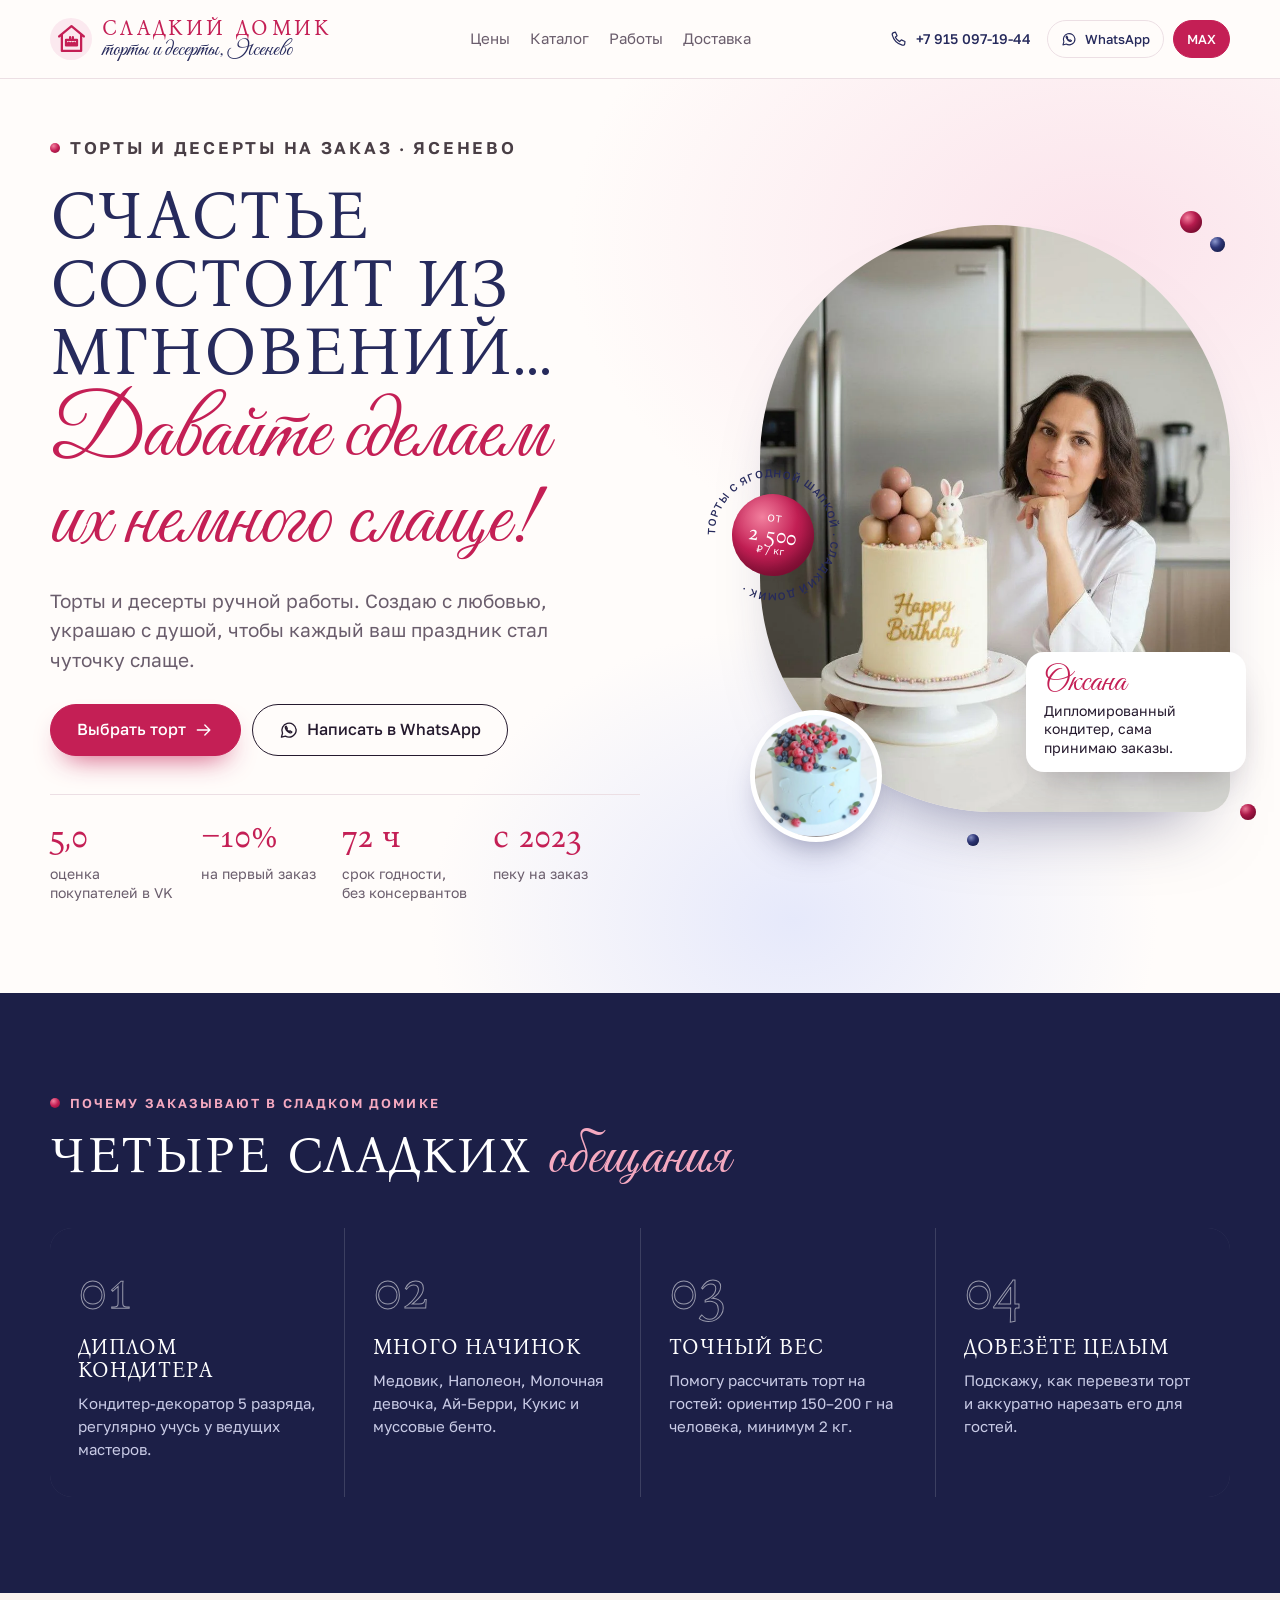
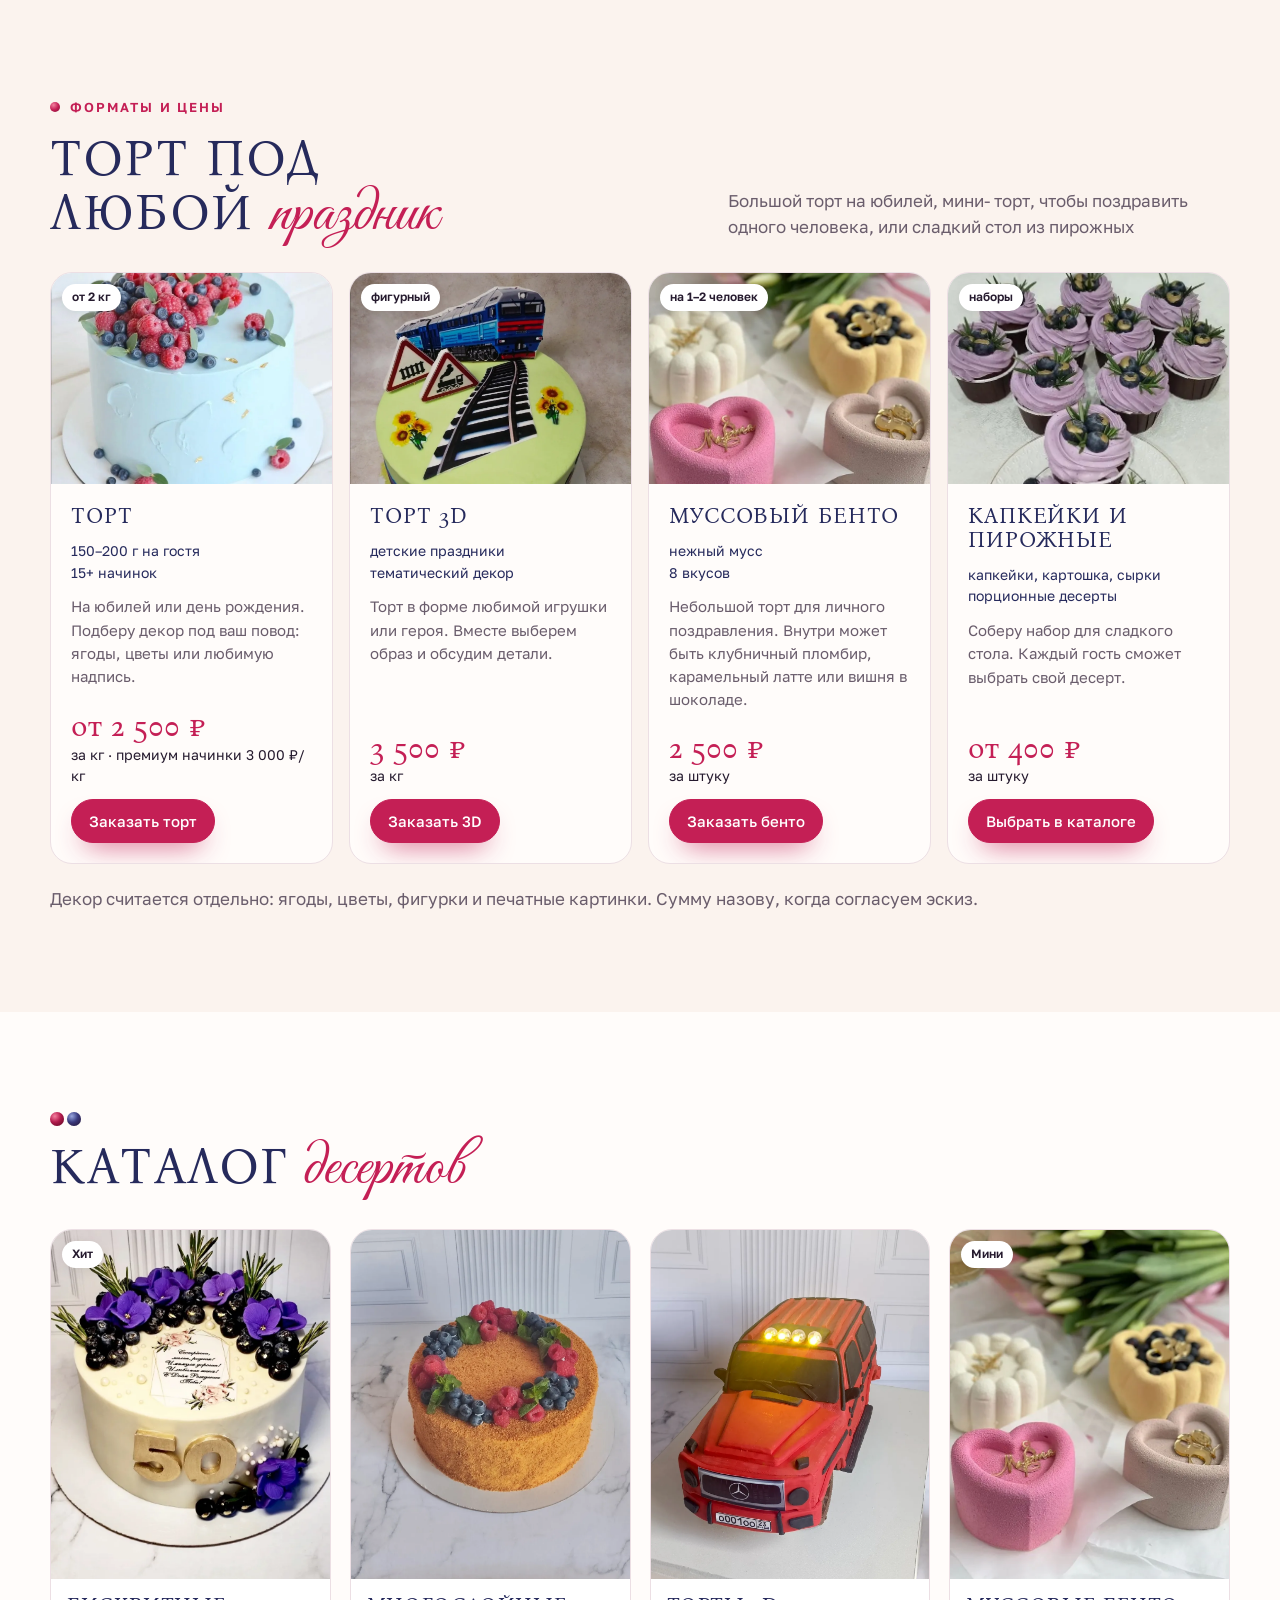
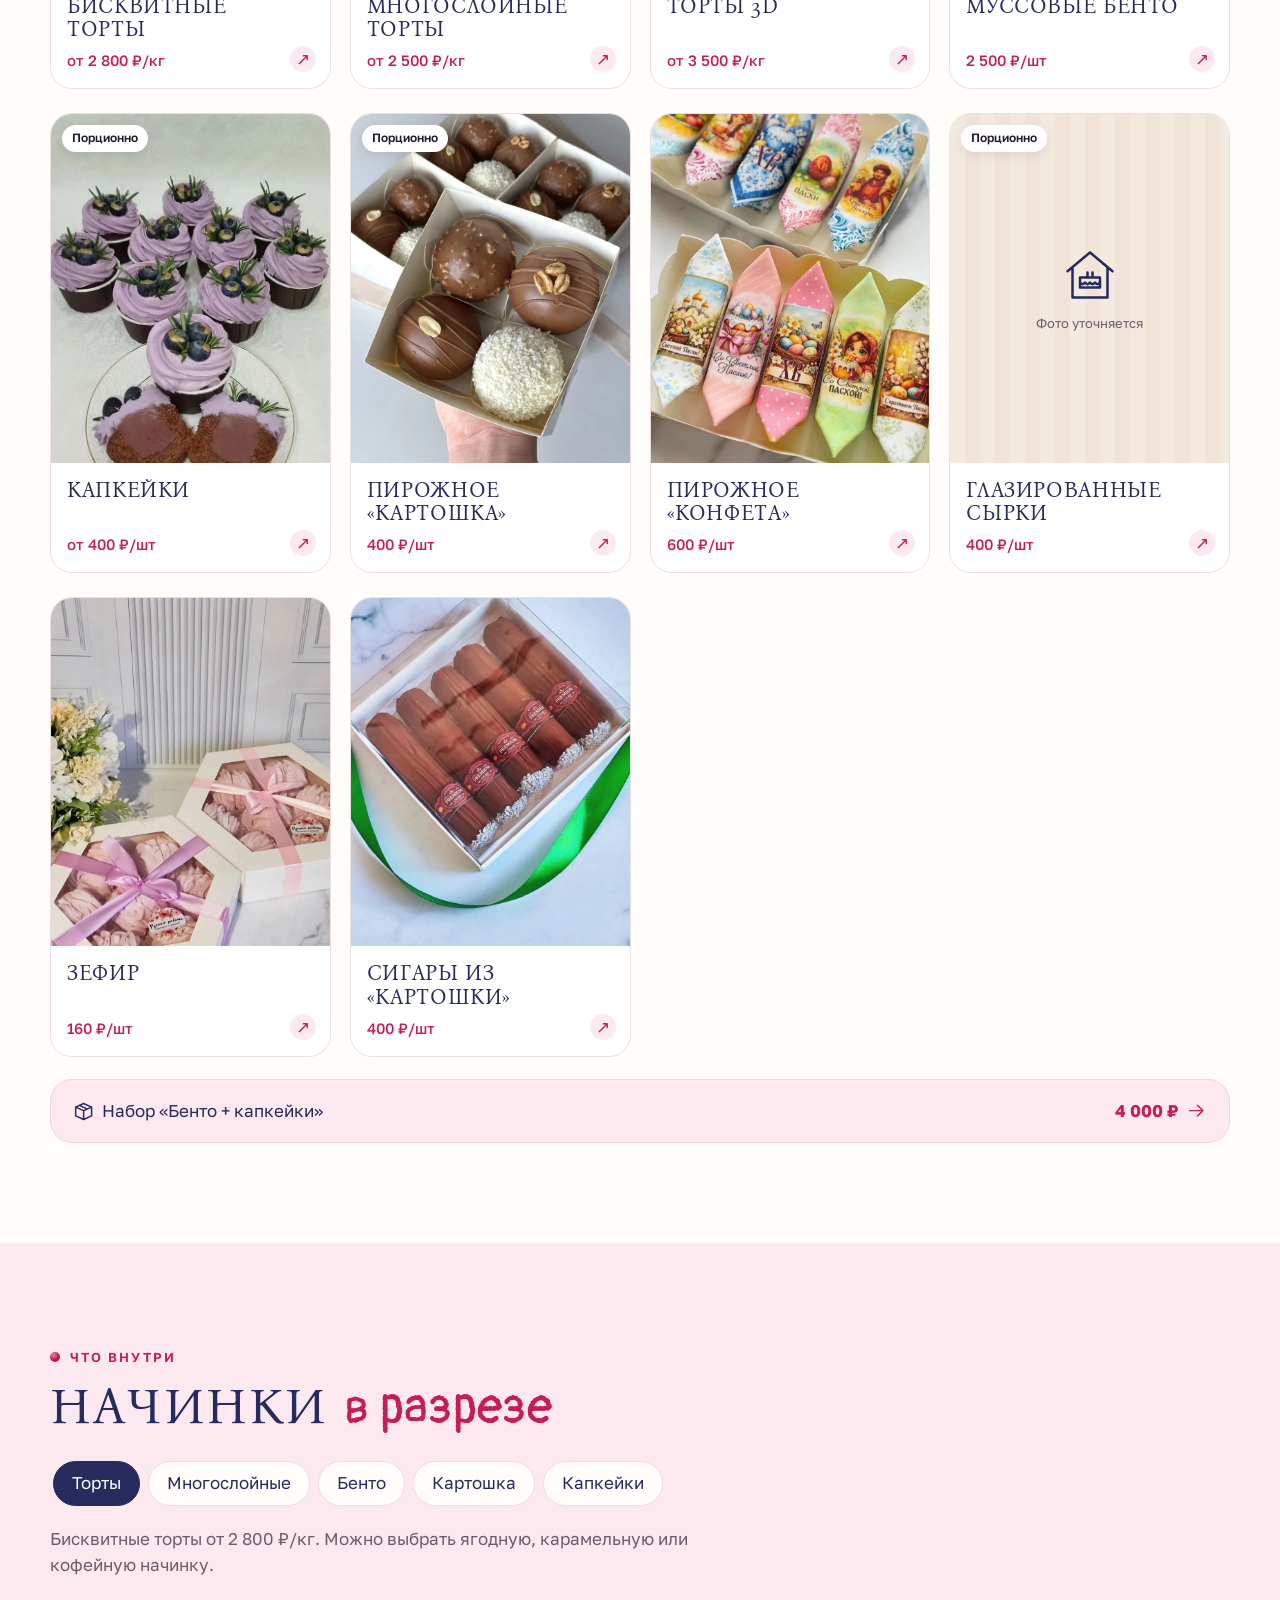
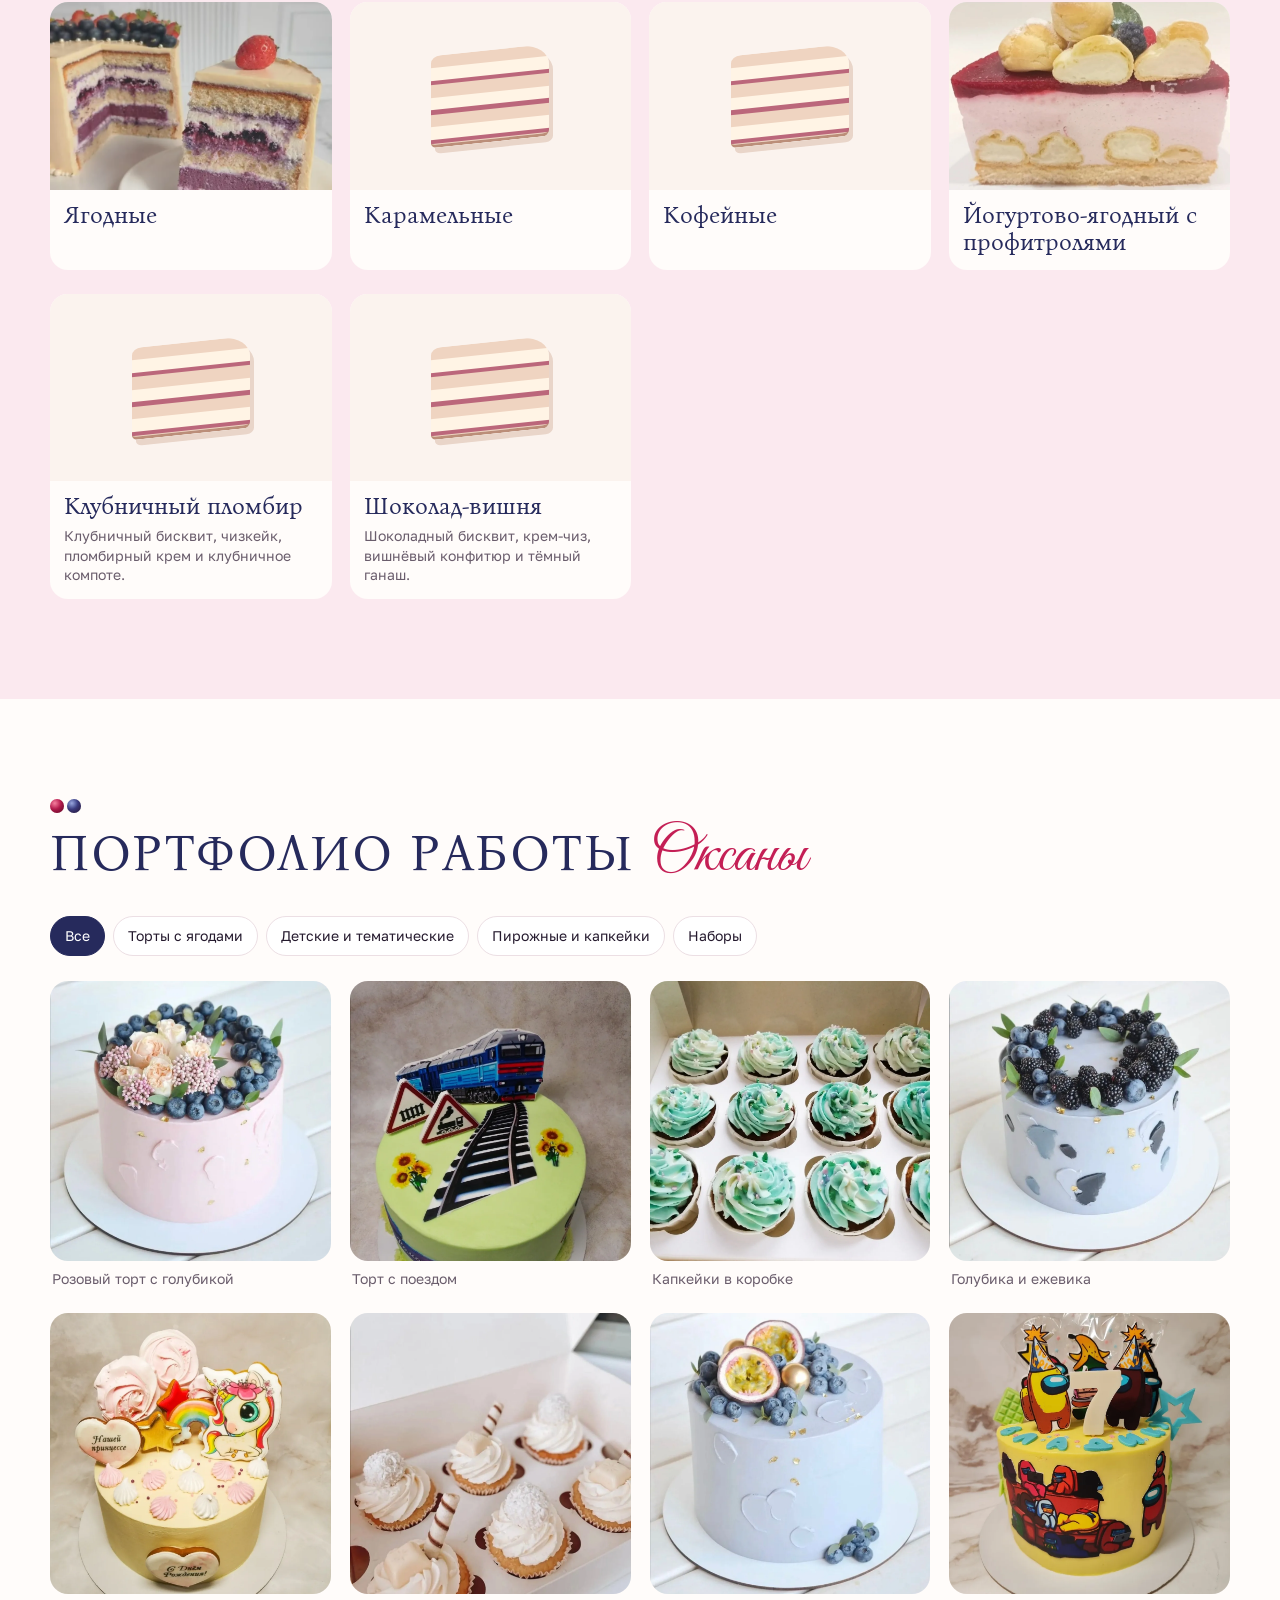
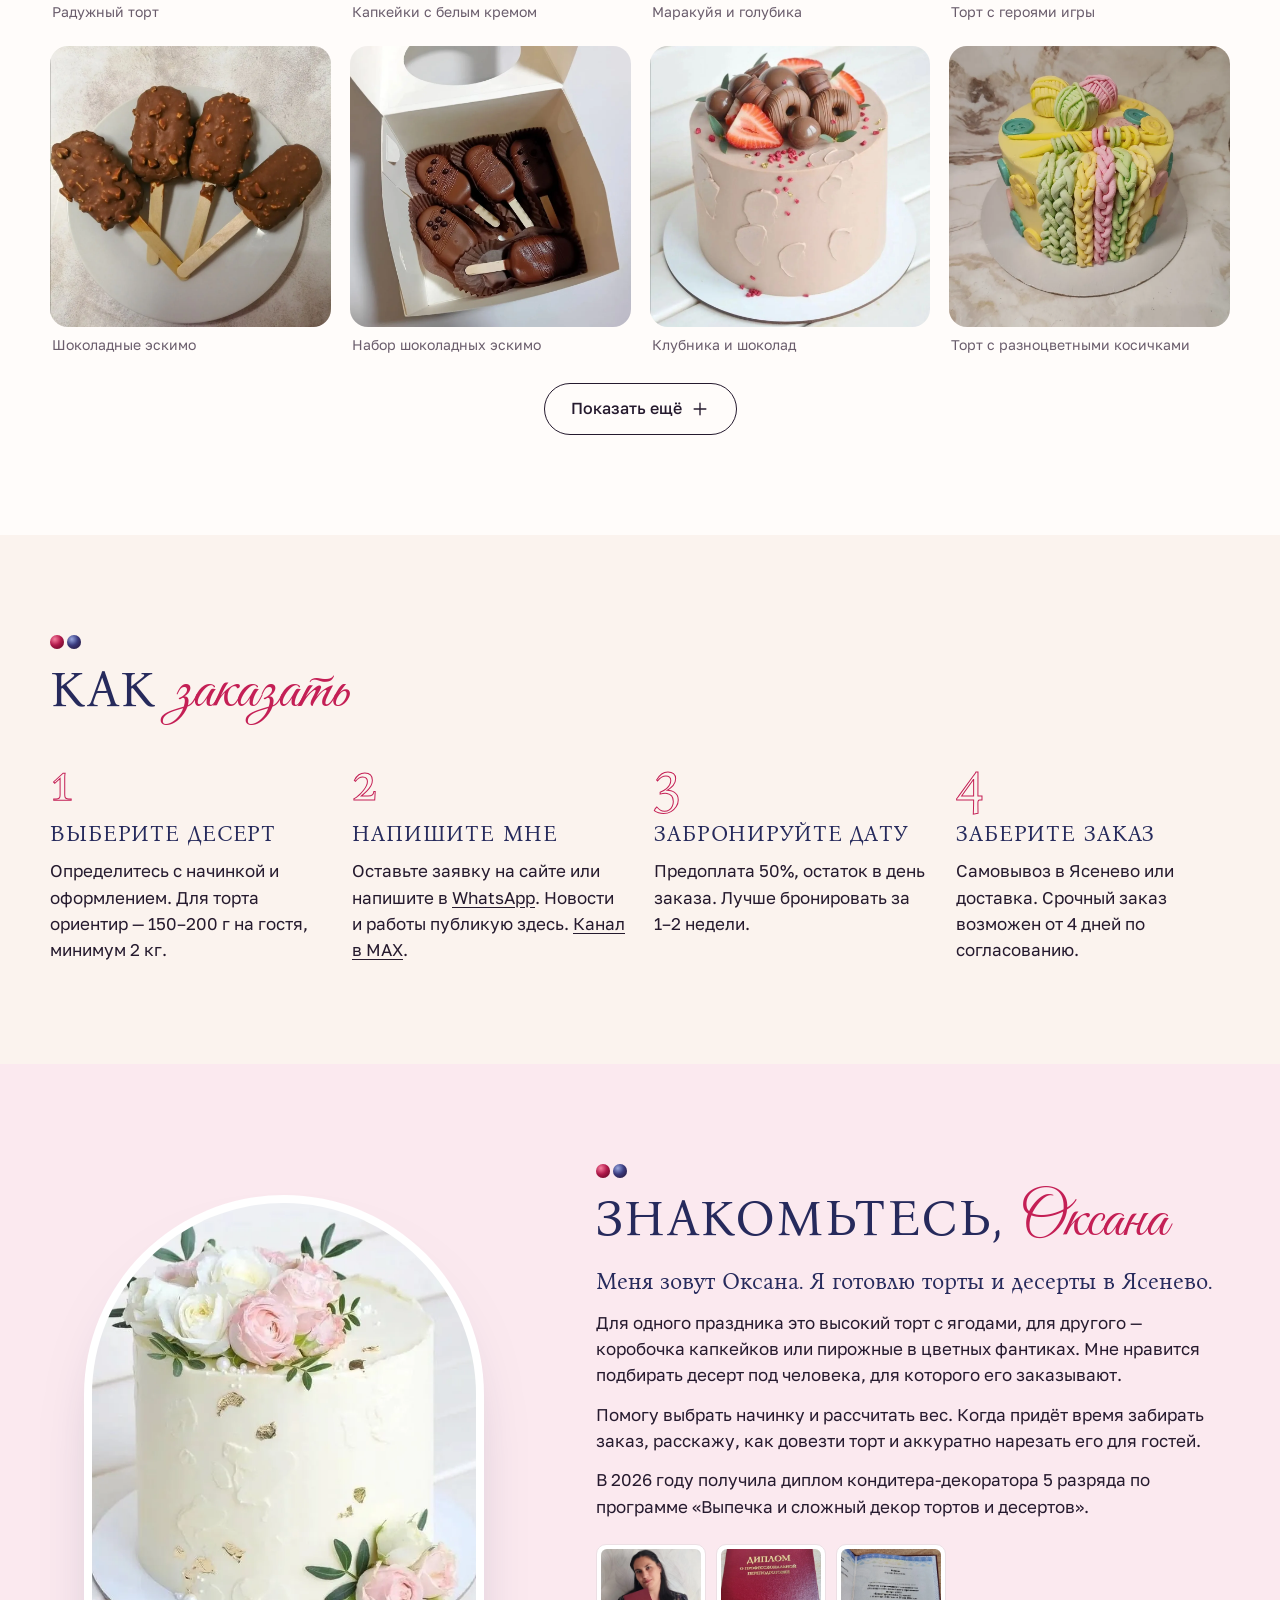
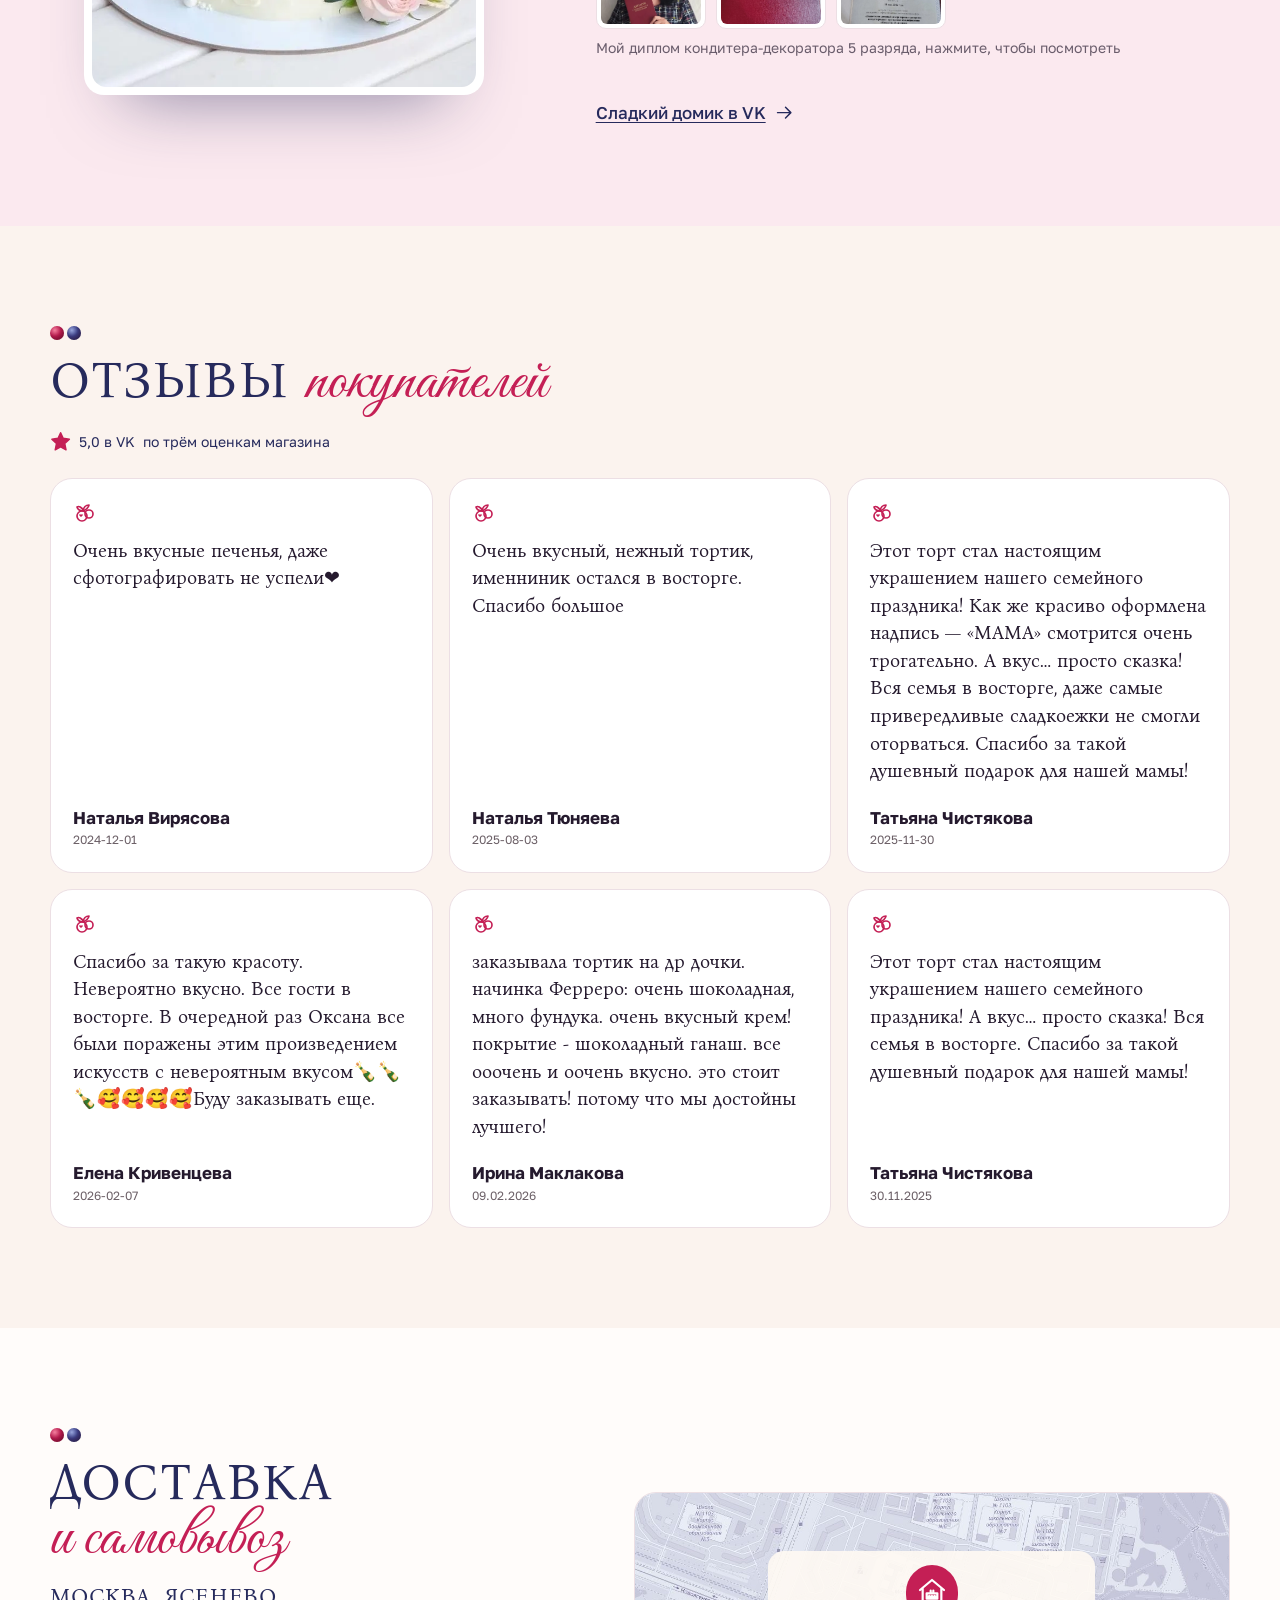
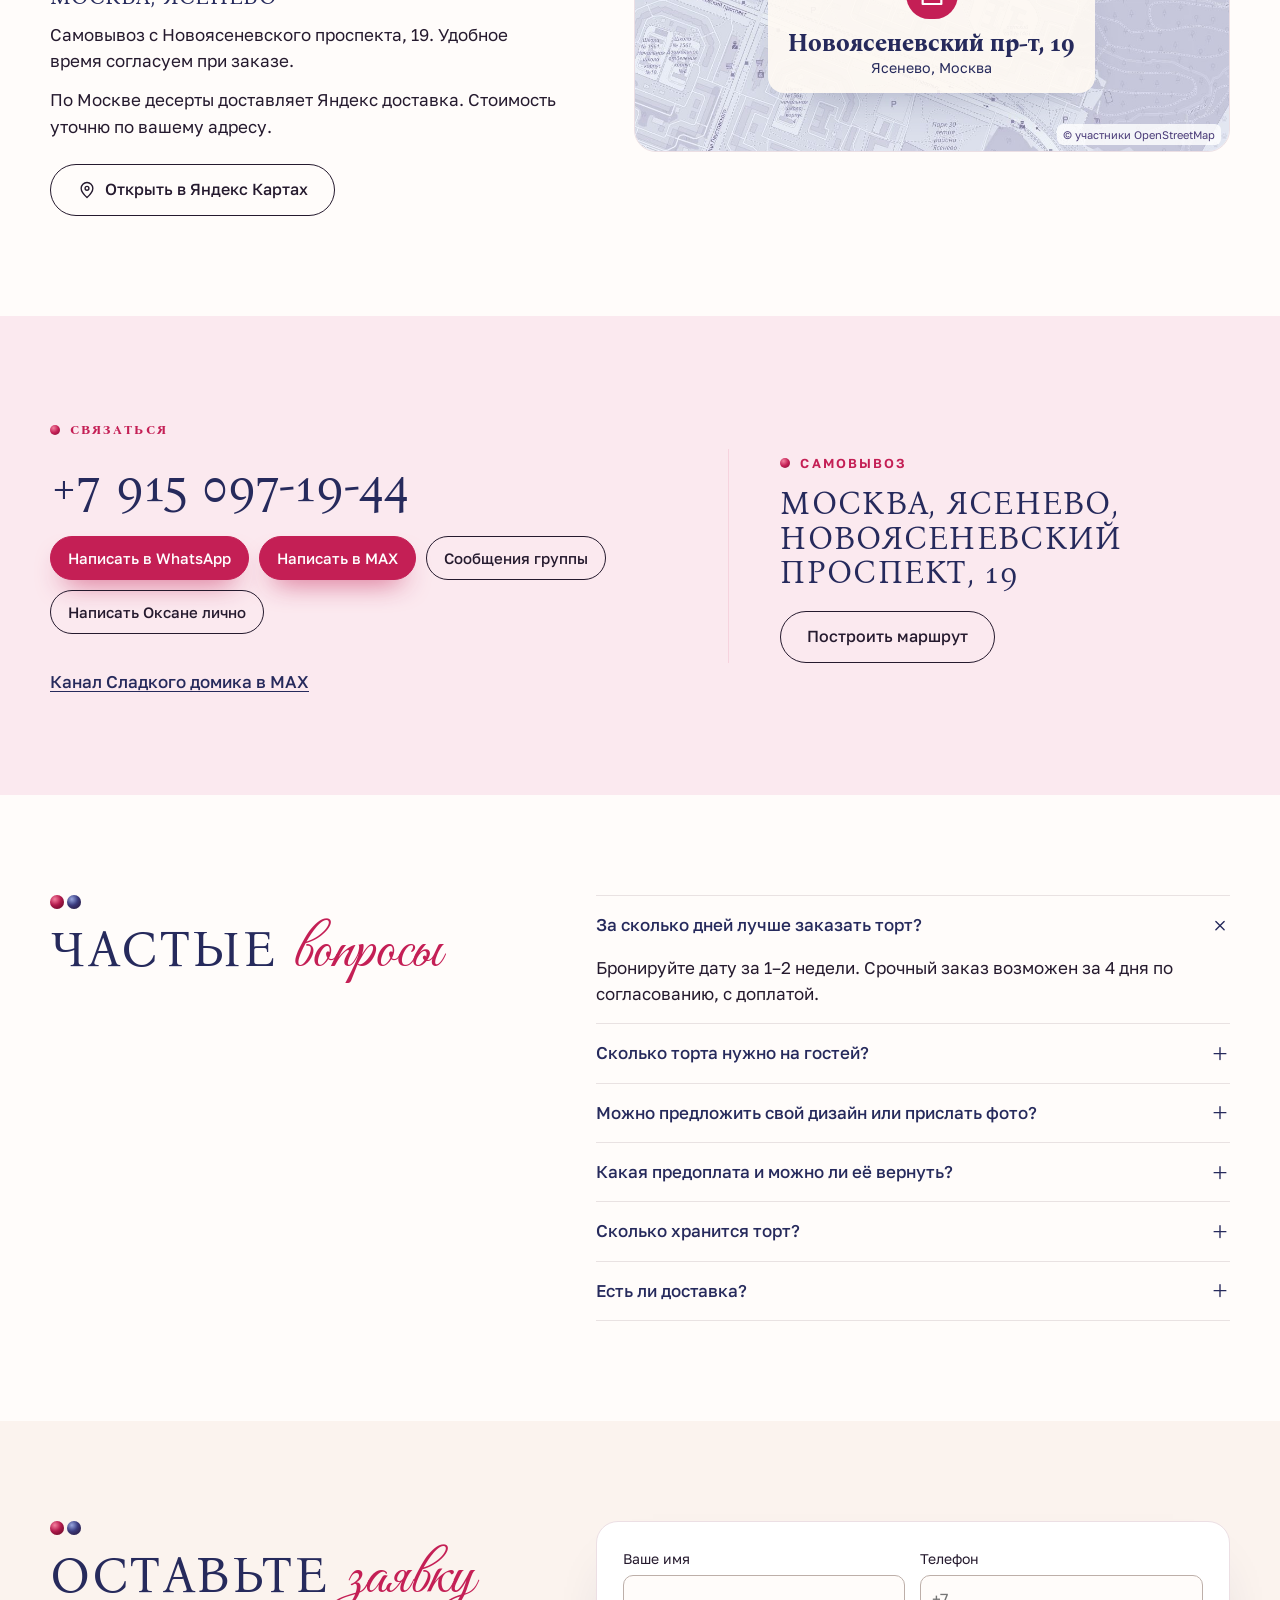
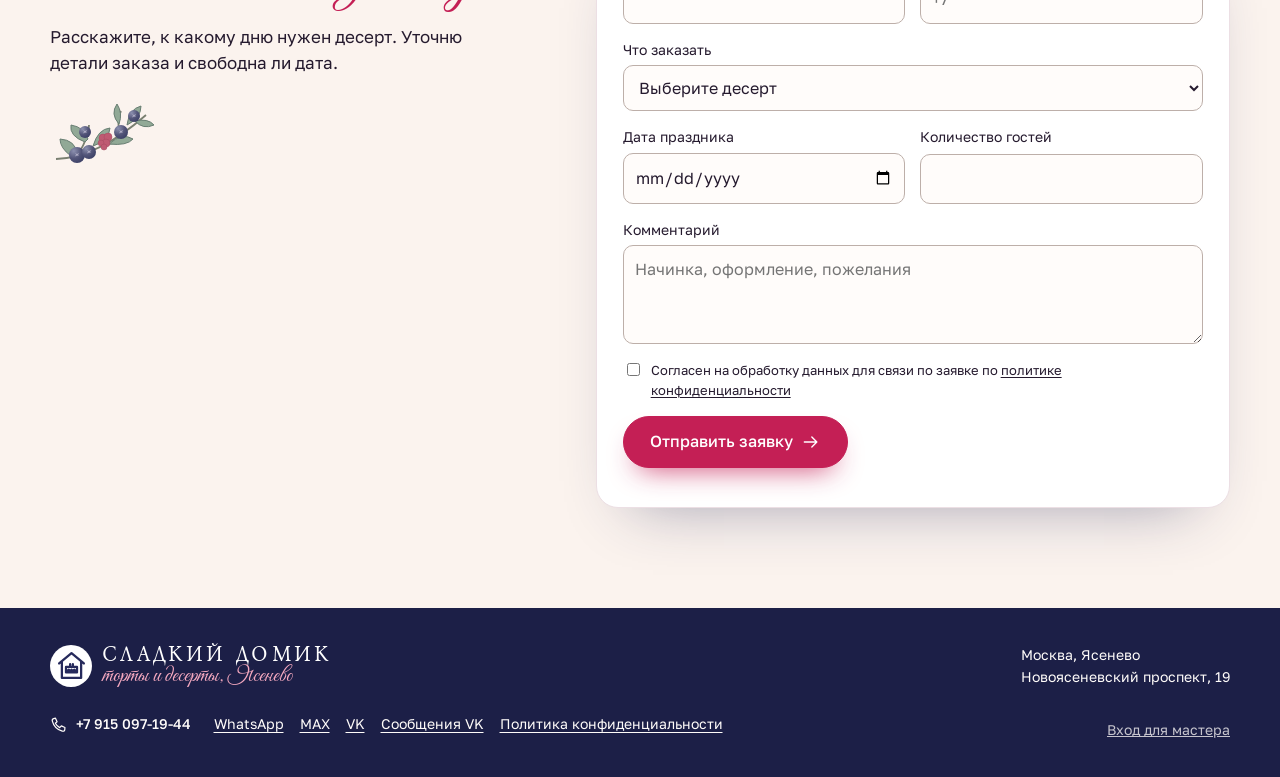
<file: index.html>
<!doctype html>
<html lang="ru">
<head>
<meta charset="utf-8">
<meta name="viewport" content="width=device-width, initial-scale=1">
<link rel="canonical" href="https://torty-yasenevo.ru/">
<meta property="og:url" content="https://torty-yasenevo.ru/">
<meta property="og:type" content="website">
<meta property="og:title" content="Сладкий домик | Торты и десерты на заказ в Ясенево">
<meta property="og:image" content="https://torty-yasenevo.ru/img/og.jpg">
<link rel="icon" href="favicon.ico" sizes="any">
<link rel="apple-touch-icon" href="img/favicon-180.png">
<meta name="theme-color" content="#CFE0EE">
<title>Сладкий домик | Торты и десерты на заказ в Ясенево</title>
<meta name="description" content="Торты Оксаны с ягодами и кремовыми цветами. Выберите начинку, посмотрите форматы и цены и оставьте заявку. Москва, Ясенево.">
<link rel="stylesheet" href="style.css?v=7">
<script>document.write('<script src="data.js?v=5&t=' + Math.floor(Date.now() / 6e4) + '"><\/script>')</script>
<script src="app.js?v=8" defer>
</script>
<script src="master.js?v=5" defer>
</script>
<!-- Yandex.Metrika counter -->
<script type="text/javascript">
    (function(m,e,t,r,i,k,a){
        m[i]=m[i]||function(){(m[i].a=m[i].a||[]).push(arguments)};
        m[i].l=1*new Date();
        for (var j = 0; j < document.scripts.length; j++) {if (document.scripts[j].src === r) { return; }}
        k=e.createElement(t),a=e.getElementsByTagName(t)[0],k.async=1,k.src=r,a.parentNode.insertBefore(k,a)
    })(window, document,'script','https://mc.yandex.ru/metrika/tag.js?id=114678227', 'ym');

    ym(114678227, 'init', {ssr:true, clickmap:true, ecommerce:"dataLayer", referrer: document.referrer, url: location.href, accurateTrackBounce:true, trackLinks:true});
    // Goals: lead = form sent, contact = click on a phone or messenger link
    window.goal = function(n, p){ try { ym(114678227, 'reachGoal', n, p); } catch (e) {} };
    document.addEventListener("click", function(e){
        var a = e.target.closest && e.target.closest('a[href]'); if (!a) return;
        var h = a.getAttribute('href'), via =
            /^tel:/.test(h) ? 'phone' : /wa\.me|whatsapp/.test(h) ? 'whatsapp' : /max\.ru/.test(h) ? 'max' :
            /t\.me/.test(h) ? 'telegram' : /vk\.me|vk\.(ru|com)\/im/.test(h) ? 'vk-msg' : '';
        if (via) goal("contact", {via: via});
    });
</script>
<noscript><div><img src="https://mc.yandex.ru/watch/114678227" style="position:absolute; left:-9999px;" alt="" /></div></noscript>
<!-- /Yandex.Metrika counter -->
</head>
<body id="top">
<svg class="defs" aria-hidden="true" xmlns="http://www.w3.org/2000/svg">
<defs>
<radialGradient id="blueberry" cx=".3" cy=".25" r=".8">
<stop stop-color="#8c90af"/>
<stop offset=".58" stop-color="#535579"/>
<stop offset="1" stop-color="#3d4167"/>
</radialGradient>
<symbol id="i-house" viewBox="0 0 24 24">
<path d="M3 10.5 12 3l9 7.5M5 9v12h14V9"/>
<path d="M8 17h8v-4H8zM8 15q1 1.3 2 0 1 1.3 2 0 1 1.3 2 0 1 1.3 2 0m-5-2v-2m2 2v-2"/>
</symbol>
<symbol id="i-phone" viewBox="0 0 24 24">
<path d="m7.5 3 2.2 4.9-2.4 2a14 14 0 0 0 6 6l2.2-2.3 5 2.2-.3 3.2c-.2 1.7-2 2.2-3.4 1.8C10.1 19 5 13.9 3.2 7.1 2.8 5.6 3.3 4 4.9 3.5z"/>
</symbol>
<symbol id="i-wa" viewBox="0 0 24 24">
<path d="M20.6 11.7a8.6 8.6 0 0 1-12.9 7.6l-4.8 1.3 1.3-4.6a8.6 8.6 0 1 1 16.4-4.3Z"/>
<path d="M8.6 7.5q-1.6.5-.7 2.7 1.7 4.2 5.4 5.2 1.5.3 2.2-1l-2.3-1.4-1 .9q-2.2-1.2-3-3.1l.7-.9z"/>
</symbol>
<symbol id="i-pin" viewBox="0 0 24 24">
<path d="M19 10c0 5-7 11-7 11S5 15 5 10a7 7 0 0 1 14 0Z"/>
<circle cx="12" cy="10" r="2.3"/>
</symbol>
<symbol id="i-cake" viewBox="0 0 24 24">
<path d="M3 20h18M5 19v-9h14v9M5 13q1.8 3 3.5 0 1.7 3 3.5 0 1.8 3 3.5 0 1.8 3 3.5 0M9 10V7m6 3V7m-7-3 1-2 1 2m4 0 1-2 1 2"/>
</symbol>
<symbol id="i-layer" viewBox="0 0 24 24">
<path d="m3 10 11-7 7 6-18 2v9l18-2V9M3 15l18-2"/>
<circle cx="14" cy="4" r="2"/>
</symbol>
<symbol id="i-scale" viewBox="0 0 24 24">
<path d="M3 6q9 5 18 0m-9 3v2M6 20l1-8h10l1 8z"/>
<circle cx="12" cy="16" r="2.5"/>
<path d="m12 16 1-1"/>
</symbol>
<symbol id="i-box" viewBox="0 0 24 24">
<path d="m3 8 9-4 9 4v10l-9 4-9-4zM3 8l9 4 9-4m-9 4v10m-5-16 9 4"/>
</symbol>
<symbol id="i-menu" viewBox="0 0 24 24">
<path d="M3 6h18M3 12h18M3 18h18"/>
</symbol>
<symbol id="i-arrow" viewBox="0 0 24 24">
<path d="M4 12h15m-6-6 6 6-6 6"/>
</symbol>
<symbol id="i-close" viewBox="0 0 24 24">
<path d="m5 5 14 14M19 5 5 19"/>
</symbol>
<symbol id="i-berry" viewBox="0 0 24 24">
<path d="M10 10q1-6 6-6-1 4-6 6m1 0q-4-6-7-4 1 4 7 4"/> <circle cx="9" cy="15" r="5"/>
<circle cx="16" cy="13" r="4"/>
<path d="m7 14 1 1 1-1"/>
</symbol>
<symbol id="i-heart" viewBox="0 0 24 24">
<path d="M12 20S2 14 3 8c1-5 7-6 9-1 3-5 9-4 9 1 1 5-9 12-9 12Z"/>
</symbol>
<symbol id="i-plus" viewBox="0 0 24 24">
<path d="M5 12h14m-7-7v14"/>
</symbol>
<symbol id="i-star" viewBox="0 0 24 24">
<path d="m12 2 2.9 6.3 7 .9-5.2 5 1.4 7-6.1-3.4-6.1 3.4 1.4-7-5.2-5 7-.9Z"/>
</symbol>
<symbol id="sprig" viewBox="0 0 108 68">
<path d="M6 62Q47 61 96 18M29 56Q39 39 39 28M50 47Q65 48 79 41M70 34Q66 23 71 14" fill="none" stroke="#797f70" stroke-width="1.8"/>
<g fill="#91a996" stroke="#687e72" stroke-width="1">
<path d="M21 59Q10 51 10 42q15 1 17 14ZM35 45Q19 39 21 28q13 2 17 14ZM43 49q5-17 17-18-1 13-17 18Zm16-2q13-12 24-5-6 7-24 5Zm10-20q-9-10-2-20 6 9 2 20Zm8 1q2-16 14-19 0 12-14 19Zm8-4q13-3 19 4-11 5-19-4Z"/>
</g>
<circle cx="27" cy="58" r="8" fill="url(#blueberry)"/>
<path d="m25 56 2 1 2-1-1 2 1 1-2-.5-2 1 1-2z" fill="#acaac3"/>
<circle cx="39" cy="55" r="7" fill="url(#blueberry)"/>
<path d="m37 53 2 1 2-1-1 2 1 1-2-.5-2 1 1-2z" fill="#acaac3"/>
<circle cx="35" cy="35" r="6" fill="url(#blueberry)"/>
<path d="m33 33 2 1 2-1-1 2 1 1-2-.5-2 1 1-2z" fill="#acaac3"/>
<circle cx="71" cy="35" r="7" fill="url(#blueberry)"/>
<path d="m69 33 2 1 2-1-1 2 1 1-2-.5-2 1 1-2z" fill="#acaac3"/>
<circle cx="84" cy="19" r="6" fill="url(#blueberry)"/>
<path d="m82 17 2 1 2-1-1 2 1 1-2-.5-2 1 1-2z" fill="#acaac3"/>
<g fill="#bf5a72" stroke="#a64a60" stroke-width=".5">
<circle cx="53" cy="41" r="4"/>
<circle cx="58" cy="40" r="4"/>
<circle cx="56" cy="46" r="4"/>
<circle cx="51" cy="46" r="3"/>
<circle cx="54" cy="50" r="3"/>
</g>
</symbol>
</defs>
</svg>
<header>
<div class="wrap head">
<a href="#top" class="brand">
<span class="brandmark">
<svg class="icon" aria-hidden="true">
<use href="#i-house"/>
</svg>
</span>
<span>Сладкий домик<small>торты и десерты, Ясенево</small>
</span>
</a>
<nav class="desk-nav" aria-label="Навигация">
<a href="#formats">Цены</a>
<a href="#catalog" class="">Каталог</a>
<a href="#works" class="">Работы</a>
<a href="#delivery" class="">Доставка</a>
</nav>
<div class="head-contact">
<a href="tel:+79150971944" aria-label="Позвонить по номеру +7 915 097-19-44" class="phone">
<svg class="icon" aria-hidden="true">
<use href="#i-phone"/>
</svg>
<span>+7 915 097-19-44</span>
</a>
<a href="https://wa.me/79150971944" aria-label="Написать в WhatsApp" class="small-btn chat-wa" target="_blank" rel="noopener noreferrer">
<svg class="icon" aria-hidden="true">
<use href="#i-wa"/>
</svg>
<span>WhatsApp</span>
</a>
<a href="https://max.ru/u/f9LHodD0cOJsC0oTp6cP0GGXwq1kKxejM_gnBfEqGsMKxpt3eNJAthwU0ho" class="small-btn chat-max" target="_blank" rel="noopener noreferrer">MAX</a>
<button class="burger" type="button" aria-label="Меню" aria-expanded="false" aria-controls="mobile-nav">
<svg class="icon" aria-hidden="true">
<use href="#i-menu"/>
</svg>
</button>
</div>
</div>
<nav id="mobile-nav" hidden aria-label="Меню">
<a href="#formats" class="">Форматы и цены</a>
<a href="#catalog" class="">Каталог</a>
<a href="#works" class="">Работы</a>
<a href="#master" class="">О мастере</a>
<a href="#delivery" class="">Доставка</a>
<a href="#contacts">Контакты</a>
<a href="#order" class="">Оставить заявку</a>
<a href="https://max.ru/join/qPjPz2Lf94W5uS9xBawd1B8jcgIG_WG9RNajYIsjJFQ" class="" target="_blank" rel="noopener noreferrer">Канал в MAX</a>
</nav>
</header>
<main>
<section class="hero">
<div class="wrap hero-grid">
<div class="hero-copy">
<p class="kicker">Торты и десерты на заказ · Ясенево</p>
<h1>Счастье состоит из мгновений… <span class="script">Давайте сделаем их немного слаще!</span></h1>
<p class="lead">Торты и десерты ручной работы. Создаю с любовью, украшаю с душой, чтобы каждый ваш праздник стал чуточку слаще.</p>
<div class="actions">
<a href="#formats" class="btn">Выбрать торт <svg class="icon" aria-hidden="true">
<use href="#i-arrow"/>
</svg>
</a>
<a href="https://wa.me/79150971944" class="btn light" target="_blank" rel="noopener noreferrer">
<svg class="icon" aria-hidden="true">
<use href="#i-wa"/>
</svg> Написать в WhatsApp</a>
</div>
<ul class="trust">
<li><b>5,0</b><span>оценка покупателей в VK</span></li>
<li><b>−10%</b><span>на первый заказ</span></li>
<li><b>72 ч</b><span>срок годности, без консервантов</span></li>
<li><b>с 2023</b><span>пеку для Ясенево</span></li>
</ul>
</div>
<div class="hero-art">
<div class="arch">
<img src="img/oksana.webp" alt="Оксана, кондитер Сладкого домика, с тортом" fetchpriority="high">
</div>
<div class="hero-note">
<b>Оксана</b>
<span>Сама готовлю каждый торт и сама отвечаю на заявки</span>
</div>
<div class="stamp" aria-hidden="true">
<svg viewBox="0 0 150 150"><defs><path id="stampc" d="M75,75 m-58,0 a58,58 0 1,1 116,0 a58,58 0 1,1 -116,0"/></defs><text><textPath href="#stampc">торты с ягодной шапкой · сладкий домик ·</textPath></text></svg>
</div>
<div class="price-seal">
<small>от</small>
<b>2 500</b>
<span>₽ / кг</span>
</div>
<div class="back-photo">
<img src="img/a457239216.webp" alt="Голубой торт с малиной и голубикой">
</div>
<span class="bry r1" aria-hidden="true"></span><span class="bry b1" aria-hidden="true"></span><span class="bry r2" aria-hidden="true"></span><span class="bry b2" aria-hidden="true"></span>
</div>
</div>
</section>
<section class="accents" aria-labelledby="acc-h">
<div class="wrap">
<p class="kicker">Почему заказывают в Сладком домике</p>
<h2 id="acc-h">Четыре сладких <span class="script">обещания</span></h2>
<div class="acc-grid"></div>
</div>
</section>
<section id="formats" data-text-start="31" data-hide-start="14" class="section cream" aria-labelledby="formats-h">
<div class="wrap">
<div class="formats-head">
<div><p class="kicker">Форматы и цены</p>
<h2 id="formats-h">Торт под любой <span class="script">праздник</span></h2></div>
<p>Большой торт на юбилей, бенто, чтобы поздравить одного человека, или сладкий стол из пирожных</p>
</div>
<div class="format-grid"></div>
<p class="format-note" data-text-start="66">Декор считается отдельно: ягоды, цветы, фигурки и печатные картинки. Сумму назову, когда согласуем эскиз.</p>
</div>
</section>
<section id="catalog" class="section">
<div class="wrap">
<div class="garland" aria-hidden="true">
<svg class="sprig" viewBox="0 0 108 68" aria-hidden="true">
<use href="#sprig"/>
</svg>
<svg class="sprig" viewBox="0 0 108 68" aria-hidden="true">
<use href="#sprig"/>
</svg>
</div>
<div class="heading">
<span class="roofmark" aria-hidden="true">
</span>
<h2>Каталог <span class="script">десертов</span></h2>
</div>
<div class="product-grid">
</div>
<button class="bundle" id="bundle">
<span>
<svg class="icon" aria-hidden="true">
<use href="#i-box"/>
</svg> Набор «Бенто + капкейки»</span>
<b>4 000 ₽ <svg class="icon" aria-hidden="true">
<use href="#i-arrow"/>
</svg>
</b>
</button>
</div>
</section>
<section class="section blush scallop" id="fillings" aria-labelledby="fill-heading">
<div class="wrap">
<p class="kicker">Что внутри</p>
<h2 id="fill-heading">Начинки <span class="script">в разрезе</span></h2>
<div class="fill-tabs" role="group" aria-label="Виды десертов"></div>
<p class="fill-intro"></p>
<div class="fill-grid"></div>
</div>
</section>
<section class="section" id="works" data-text-start="107">
<div class="wrap">
<div class="garland" aria-hidden="true">
<svg class="sprig" viewBox="0 0 108 68" aria-hidden="true">
<use href="#sprig"/>
</svg>
<svg class="sprig" viewBox="0 0 108 68" aria-hidden="true">
<use href="#sprig"/>
</svg>
</div>
<div class="heading">
<span class="roofmark" aria-hidden="true">
</span>
<h2>Работы <span class="script">Оксаны</span></h2>
</div>
<div class="filters" aria-label="Категории работ">
<button type="button" aria-pressed="true">Все</button>
<button type="button" aria-pressed="false">Торты с ягодами</button>
<button type="button" aria-pressed="false">Детские и тематические</button>
<button type="button" aria-pressed="false">Пирожные и капкейки</button>
<button type="button" aria-pressed="false">Наборы</button>
</div>
<div class="work-grid" id="gallery">
</div>
<div class="center">
<button class="btn light" id="more">Показать ещё <svg class="icon" aria-hidden="true">
<use href="#i-plus"/>
</svg>
</button>
</div>
</div>
</section>
<section class="section cream scallop">
<div class="wrap">
<div class="heading">
<span class="roofmark" aria-hidden="true">
</span>
<h2>Как <span class="script">заказать</span></h2>
</div>
<ol class="steps">
<li>
<b>1</b>
<h3>Выберите десерт</h3>
<p>Определитесь с начинкой и оформлением. Для торта ориентир — 150–200 г на гостя, минимум 2 кг.</p>
</li>
<li>
<b>2</b>
<h3>Напишите мне</h3>
<p>Оставьте заявку на сайте или напишите в <a href="https://wa.me/79150971944" class="" target="_blank" rel="noopener noreferrer">WhatsApp</a>. Новости и работы публикую здесь. <a href="https://max.ru/join/qPjPz2Lf94W5uS9xBawd1B8jcgIG_WG9RNajYIsjJFQ" class="" target="_blank" rel="noopener noreferrer">Канал в MAX</a>.</p>
</li>
<li>
<b>3</b>
<h3>Забронируйте дату</h3>
<p>Предоплата 50%, остаток в день заказа. Лучше бронировать за 1–2 недели.</p>
</li>
<li>
<b>4</b>
<h3>Заберите заказ</h3>
<p>Самовывоз в Ясенево или доставка. Срочный заказ возможен от 4 дней по согласованию.</p>
</li>
</ol>
</div>
</section>
<section id="master" class="section">
<div class="wrap master">
<div class="house-shadow">
<div class="house-frame">
<div class="house-glass">
<img data-image-key="i28" src="img/a457239256.webp" alt="Работа Оксаны — молочный торт с кремовыми цветами" loading="lazy">
</div>
</div>
</div>
<div>
<div class="heading">
<span class="roofmark" aria-hidden="true">
</span>
<h2>Знакомьтесь, <span class="script">Оксана</span></h2>
</div>
<p class="intro">Меня зовут Оксана. Я готовлю торты и десерты в Ясенево.</p>
<p>Для одного праздника это высокий торт с ягодами, для другого — коробочка капкейков или пирожные в цветных фантиках. Мне нравится подбирать десерт под человека, для которого его заказывают.</p>
<p>Помогу выбрать начинку и рассчитать вес. Когда придёт время забирать заказ, расскажу, как довезти торт и аккуратно нарезать его для гостей.</p>
<p>В 2026 году получила диплом кондитера-декоратора 5 разряда по программе «Выпечка и сложный декор тортов и десертов».</p>
<figure class="diploma"><div class="docs">
<button type="button" aria-haspopup="dialog"><img data-image-key="i29" src="img/diplom/p987-457242515.webp" alt="Оксана с дипломом" loading="lazy"></button>
<button type="button" aria-haspopup="dialog"><img data-image-key="i30" src="img/diplom/p987-457242516.webp" alt="Обложка диплома" loading="lazy"></button>
<button type="button" aria-haspopup="dialog"><img data-image-key="i31" src="img/diplom/p987-457242517.webp" alt="Разворот диплома" loading="lazy"></button>
</div><figcaption>Мой диплом кондитера-декоратора 5 разряда, нажмите, чтобы посмотреть</figcaption></figure>
<a href="https://vk.ru/instadesertiko" class="textlink" target="_blank" rel="noopener noreferrer">Сладкий домик в VK <svg class="icon" aria-hidden="true">
<use href="#i-arrow"/>
</svg>
</a>
</div>
</div>
</section>
<section class="section reviews-section scallop">
<div class="wrap">
<div class="heading">
<span class="roofmark" aria-hidden="true">
</span>
<h2>Отзывы <span class="script">покупателей</span></h2>
</div>
<div class="rating">
<svg class="icon" aria-hidden="true">
<use href="#i-star"/>
</svg> 5,0 в VK <span>по трём оценкам магазина</span>
</div>
<div class="rv-grid"></div>
</div>
</section>
<section class="section" id="delivery" data-text-start="154" data-hide-start="32">
<div class="wrap delivery">
<div>
<div class="heading">
<span class="roofmark" aria-hidden="true">
</span>
<h2>Доставка <span class="script">и самовывоз</span></h2>
</div>
<h3>Москва, Ясенево</h3>
<p>Самовывоз с Новоясеневского проспекта, 19. Удобное время согласуем при заказе.</p>
<p>По Москве десерты доставляет Достависта. Стоимость уточню по вашему адресу.</p>
<a href="https://yandex.ru/maps/?text=Москва%2C%20Новоясеневский%20проспект%2C%2019" class="btn light" target="_blank" rel="noopener noreferrer">
<svg class="icon" aria-hidden="true">
<use href="#i-pin"/>
</svg> Открыть в Яндекс Картах</a>
</div>
<div class="map">
<img data-image-key="i32" src="img/map.jpg" loading="lazy" alt="">
<div>
<span>
<svg class="icon" aria-hidden="true">
<use href="#i-house"/>
</svg>
</span>
<b>Новоясеневский пр-т, 19</b>
<small>Ясенево, Москва</small>
</div>
<span class="osm">© участники OpenStreetMap</span>
</div>
</div>
</section>
<section id="contacts" class="section blush" aria-labelledby="contacts-h">
<div class="wrap contact-grid"><div>
<h2 id="contacts-h" class="kicker">Связаться</h2>
<a href="tel:+79150971944" class="contact-phone">+7 915 097-19-44</a>
<div class="contact-actions">
<a class="btn" href="https://wa.me/79150971944" target="_blank" rel="noopener noreferrer">Написать в WhatsApp</a>
<a class="btn" href="https://max.ru/u/f9LHodD0cOJsC0oTp6cP0GGXwq1kKxejM_gnBfEqGsMKxpt3eNJAthwU0ho" target="_blank" rel="noopener noreferrer">Написать в MAX</a>
<a class="btn light" href="https://vk.ru/im?sel=-223763661" target="_blank" rel="noopener noreferrer">Сообщения группы</a>
<a class="btn light" href="https://vk.ru/write754299219" target="_blank" rel="noopener noreferrer">Написать Оксане лично</a>
</div>
<a class="textlink" href="https://max.ru/join/qPjPz2Lf94W5uS9xBawd1B8jcgIG_WG9RNajYIsjJFQ" target="_blank" rel="noopener noreferrer">Канал Сладкого домика в MAX</a>
</div><div class="contact-address">
<p class="kicker">Самовывоз</p>
<h3>Москва, Ясенево, Новоясеневский проспект, 19</h3>
<a class="btn light" href="https://yandex.ru/maps/?text=Москва%2C%20Новоясеневский%20проспект%2C%2019" target="_blank" rel="noopener noreferrer">Построить маршрут</a>
</div></div>
</section>
<section id="faq" class="section faq">
<div class="wrap faq-layout">
<div class="heading">
<span class="roofmark" aria-hidden="true">
</span>
<h2>Частые <span class="script">вопросы</span></h2>
</div>
<div class="accordion">
<details open>
<summary>За сколько дней лучше заказать торт?<svg class="icon" aria-hidden="true">
<use href="#i-plus"/>
</svg>
</summary>
<div>Бронируйте дату за 1–2 недели. Срочный заказ возможен за 4 дня по согласованию, с доплатой.</div>
</details>
<details>
<summary>Сколько торта нужно на гостей?<svg class="icon" aria-hidden="true">
<use href="#i-plus"/>
</svg>
</summary>
<div>Обычно хватает 150–200 г на человека. Минимальный вес заказного торта без декора — около 2 кг.</div>
</details>
<details>
<summary>Можно предложить свой дизайн или прислать фото?<svg class="icon" aria-hidden="true">
<use href="#i-plus"/>
</svg>
</summary>
<div>Пришлите фото и пожелания. Обсудим, как оформить торт и сколько будет стоить декор.</div>
</details>
<details>
<summary>Какая предоплата и можно ли её вернуть?<svg class="icon" aria-hidden="true">
<use href="#i-plus"/>
</svg>
</summary>
<div>Для брони нужна предоплата 50%. Остаток — в день заказа. Предоплату можно вернуть, если предупредить за 4 дня до получения.</div>
</details>
<details>
<summary>Сколько хранится торт?<svg class="icon" aria-hidden="true">
<use href="#i-plus"/>
</svg>
</summary>
<div>Максимальный срок хранения — 72 часа. Условия хранения конкретного десерта подскажу при выдаче.</div>
</details>
<details>
<summary>Есть ли доставка?<svg class="icon" aria-hidden="true">
<use href="#i-plus"/>
</svg>
</summary>
<div>Да, через Достависту по Москве. Стоимость зависит от адреса. Также доступен самовывоз в Ясенево.</div>
</details>
</div>
</div>
</section>
<section class="section cream scallop" id="order">
<div class="wrap order-layout">
<div>
<div class="heading">
<span class="roofmark" aria-hidden="true">
</span>
<h2>Оставьте <span class="script">заявку</span></h2>
</div>
<p>Расскажите, к какому дню нужен десерт. Уточню детали заказа и свободна ли дата.</p>
<svg class="sprig" viewBox="0 0 108 68" aria-hidden="true">
<use href="#sprig"/>
</svg>
</div>
<form class="fl" id="lead">
<div class="form-grid">
<label>Ваше имя<input name="name" required minlength="2" autocomplete="given-name">
</label>
<label>Телефон<input name="phone" type="tel" required autocomplete="tel" placeholder="+7" maxlength="22">
</label>
<label class="wide">Что заказать<select name="product" required>
<option value="">Выберите десерт</option>
<option>Бисквитные торты</option>
<option>Многослойные торты</option>
<option>Торты 3D</option>
<option>Муссовые бенто</option>
<option>Капкейки</option>
<option>Пирожное «Картошка»</option>
<option>Пирожное «Конфета»</option>
<option>Глазированные сырки</option>
<option>Зефир</option>
<option>Cake to go</option>
<option>Сигары из «Картошки»</option>
<option>Бенто + капкейки</option>
</select>
</label>
<label>Дата праздника<input type="date" name="date" required>
</label>
<label>Количество гостей<input type="number" name="guests" min="1" step="1" inputmode="numeric">
</label>
<label class="wide">Комментарий<textarea name="comment" rows="3" placeholder="Начинка, оформление, пожелания">
</textarea>
</label>
</div>
<input name="website" class="trap" tabindex="-1" autocomplete="off" aria-hidden="true" aria-label="Оставьте поле пустым">
<label class="consent">
<input type="checkbox" name="consent" required><span>Согласен на обработку данных для связи по заявке по <a href="privacy.html" target="_blank">политике конфиденциальности</a></span></label>
<button class="btn" id="submit" type="submit">Отправить заявку <svg class="icon" aria-hidden="true">
<use href="#i-arrow"/>
</svg>
</button>
<p role="alert" id="err">
</p>
<div id="sent" role="status" hidden>Спасибо, заявка принята!</div>
<div id="fallback" role="alert" hidden>Не удалось отправить заявку. <a href="https://vk.ru/im?sel=-223763661" class="" target="_blank" rel="noopener noreferrer">Напишите в VK</a>, <a href="https://wa.me/79150971944" class="" target="_blank" rel="noopener noreferrer">в WhatsApp</a> или <a href="tel:+79150971944" class="">позвоните</a>.</div>
</form>
</div>
</section>
</main>
<footer>
<div class="wrap foot">
<a href="#top" class="brand">
<span class="brandmark">
<svg class="icon" aria-hidden="true">
<use href="#i-house"/>
</svg>
</span>
<span>Сладкий домик<small>торты и десерты, Ясенево</small>
</span>
</a>
<div>Москва, Ясенево<br>Новоясеневский проспект, 19</div>
<div class="foot-links">
<a href="tel:+79150971944" aria-label="Позвонить по номеру +7 915 097-19-44" class="phone">
<svg class="icon" aria-hidden="true">
<use href="#i-phone"/>
</svg>
<span>+7 915 097-19-44</span>
</a>
<a href="https://wa.me/79150971944" class="" target="_blank" rel="noopener noreferrer">WhatsApp</a>
<a href="https://max.ru/u/f9LHodD0cOJsC0oTp6cP0GGXwq1kKxejM_gnBfEqGsMKxpt3eNJAthwU0ho" class="" target="_blank" rel="noopener noreferrer">MAX</a>
<a href="https://vk.ru/instadesertiko" class="" target="_blank" rel="noopener noreferrer">VK</a>
<a href="https://vk.ru/im?sel=-223763661" class="" target="_blank" rel="noopener noreferrer">Сообщения VK</a>
<a href="privacy.html">Политика конфиденциальности</a>
</div>
</div>
</footer>
<dialog id="product-dialog" aria-labelledby="dialog-title">
<button class="dialog-close" aria-label="Закрыть">
<svg class="icon" aria-hidden="true">
<use href="#i-close"/>
</svg>
</button>
<div class="dialog-layout">
<div class="dialog-media" id="dialog-media">
</div>
<div class="dialog-copy">
<h2 id="dialog-title">
</h2>
<strong id="dialog-price">
</strong>
<p id="dialog-description">
</p>
<ul id="dialog-flavors">
</ul>
<button class="btn" id="dialog-order">Оставить заявку <svg class="icon" aria-hidden="true">
<use href="#i-arrow"/>
</svg>
</button>
</div>
</div>
</dialog>
</body>
</html>
</file>
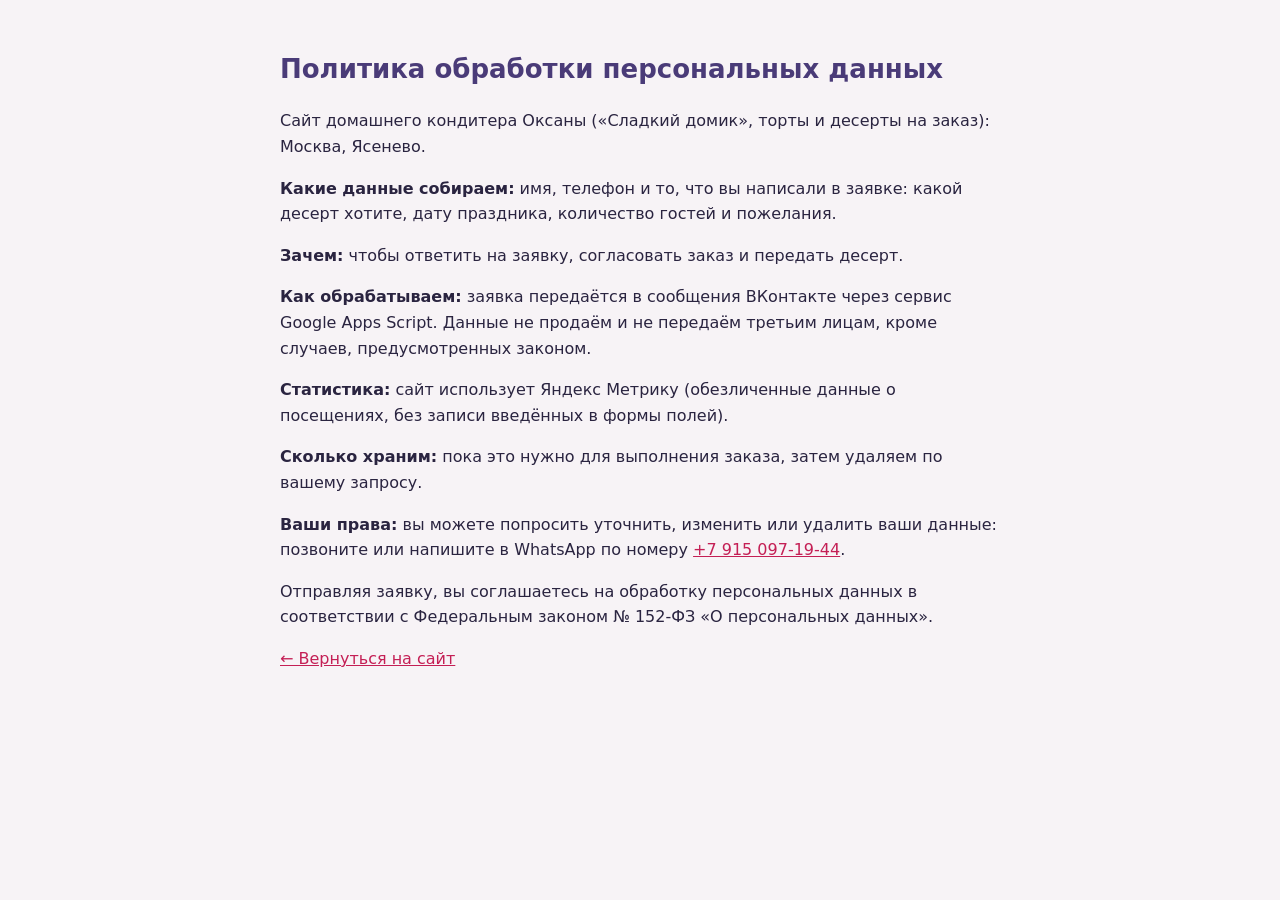
<file: privacy.html>
<!doctype html>
<html lang="ru">
<head>
<meta charset="utf-8">
<meta name="viewport" content="width=device-width,initial-scale=1">
<title>Политика обработки персональных данных: Сладкий домик</title>
<link rel="icon" href="favicon.ico" sizes="any">
<style>body{font-family:system-ui,-apple-system,"Segoe UI",Roboto,sans-serif;max-width:720px;margin:0 auto;padding:32px 16px;line-height:1.6;color:#2a2440;background:#f7f3f6}h1{font-size:26px;font-weight:700;color:#4a3b78}a{color:#c41f55}</style>
</head>
<body>
<h1>Политика обработки персональных данных</h1>
<p>Сайт домашнего кондитера Оксаны («Сладкий домик», торты и десерты на заказ): Москва, Ясенево.</p>
<p><b>Какие данные собираем:</b> имя, телефон и то, что вы написали в заявке: какой десерт хотите, дату праздника, количество гостей и пожелания.</p>
<p><b>Зачем:</b> чтобы ответить на заявку, согласовать заказ и передать десерт.</p>
<p><b>Как обрабатываем:</b> заявка передаётся в сообщения ВКонтакте через сервис Google Apps Script. Данные не продаём и не передаём третьим лицам, кроме случаев, предусмотренных законом.</p>
<p><b>Статистика:</b> сайт использует Яндекс Метрику (обезличенные данные о посещениях, без записи введённых в формы полей).</p>
<p><b>Сколько храним:</b> пока это нужно для выполнения заказа, затем удаляем по вашему запросу.</p>
<p><b>Ваши права:</b> вы можете попросить уточнить, изменить или удалить ваши данные: позвоните или напишите в WhatsApp по номеру <a href="tel:+79150971944">+7 915 097-19-44</a>.</p>
<p>Отправляя заявку, вы соглашаетесь на обработку персональных данных в соответствии с Федеральным законом № 152-ФЗ «О персональных данных».</p>
<p><a href="./">← Вернуться на сайт</a></p>
</body>
</html>
</file>
<file: style.css>
@font-face { font-family: 'Golos Text'; font-style: normal; font-weight: 400 700; font-display: swap; src: url('fonts/golos-text-latin.woff2') format('woff2'); unicode-range: U+0000-00FF, U+0131, U+0152-0153, U+02BB-02BC, U+02C6, U+02DA, U+02DC, U+0304, U+0308, U+0329, U+2000-206F, U+20AC, U+2122, U+2191, U+2193, U+2212, U+2215, U+FEFF, U+FFFD; }
@font-face { font-family: 'Golos Text'; font-style: normal; font-weight: 400 700; font-display: swap; src: url('fonts/golos-text-latin-ext.woff2') format('woff2'); unicode-range: U+0100-02BA, U+02BD-02C5, U+02C7-02CC, U+02CE-02D7, U+02DD-02FF, U+0304, U+0308, U+0329, U+1D00-1DBF, U+1E00-1E9F, U+1EF2-1EFF, U+2020, U+20A0-20AB, U+20AD-20C4, U+2113, U+2C60-2C7F, U+A720-A7FF, U+20BD; }
@font-face { font-family: 'Golos Text'; font-style: normal; font-weight: 400 700; font-display: swap; src: url('fonts/golos-text-cyrillic.woff2') format('woff2'); unicode-range: U+0301, U+0400-045F, U+0490-0491, U+04B0-04B1, U+2116; }
@font-face { font-family: 'Bona Nova'; font-style: normal; font-weight: 700; font-display: swap; src: url('fonts/bona-nova-latin.woff2') format('woff2'); unicode-range: U+0000-00FF, U+0131, U+0152-0153, U+02BB-02BC, U+02C6, U+02DA, U+02DC, U+0304, U+0308, U+0329, U+2000-206F, U+20AC, U+2122, U+2191, U+2193, U+2212, U+2215, U+FEFF, U+FFFD; }
@font-face { font-family: 'Bona Nova'; font-style: normal; font-weight: 700; font-display: swap; src: url('fonts/bona-nova-latin-ext.woff2') format('woff2'); unicode-range: U+0100-02BA, U+02BD-02C5, U+02C7-02CC, U+02CE-02D7, U+02DD-02FF, U+0304, U+0308, U+0329, U+1D00-1DBF, U+1E00-1E9F, U+1EF2-1EFF, U+2020, U+20A0-20AB, U+20AD-20C4, U+2113, U+2C60-2C7F, U+A720-A7FF, U+20BD; }
@font-face { font-family: 'Bona Nova'; font-style: normal; font-weight: 700; font-display: swap; src: url('fonts/bona-nova-cyrillic.woff2') format('woff2'); unicode-range: U+0301, U+0400-045F, U+0490-0491, U+04B0-04B1, U+2116; }
@font-face { font-family: 'Bona Nova'; font-style: italic; font-weight: 400; font-display: swap; src: url('fonts/bona-nova-italic-latin.woff2') format('woff2'); unicode-range: U+0000-00FF, U+0131, U+0152-0153, U+02BB-02BC, U+02C6, U+02DA, U+02DC, U+0304, U+0308, U+0329, U+2000-206F, U+20AC, U+2122, U+2191, U+2193, U+2212, U+2215, U+FEFF, U+FFFD; }
@font-face { font-family: 'Bona Nova'; font-style: italic; font-weight: 400; font-display: swap; src: url('fonts/bona-nova-italic-latin-ext.woff2') format('woff2'); unicode-range: U+0100-02BA, U+02BD-02C5, U+02C7-02CC, U+02CE-02D7, U+02DD-02FF, U+0304, U+0308, U+0329, U+1D00-1DBF, U+1E00-1E9F, U+1EF2-1EFF, U+2020, U+20A0-20AB, U+20AD-20C4, U+2113, U+2C60-2C7F, U+A720-A7FF, U+20BD; }
@font-face { font-family: 'Bona Nova'; font-style: italic; font-weight: 400; font-display: swap; src: url('fonts/bona-nova-italic-cyrillic.woff2') format('woff2'); unicode-range: U+0301, U+0400-045F, U+0490-0491, U+04B0-04B1, U+2116; }
@font-face { font-family: 'Pangolin'; font-style: normal; font-weight: 400; font-display: swap; src: url('fonts/pangolin-latin.woff2') format('woff2'); unicode-range: U+0000-00FF, U+0131, U+0152-0153, U+02BB-02BC, U+02C6, U+02DA, U+02DC, U+0304, U+0308, U+0329, U+2000-206F, U+20AC, U+2122, U+2191, U+2193, U+2212, U+2215, U+FEFF, U+FFFD; }
@font-face { font-family: 'Pangolin'; font-style: normal; font-weight: 400; font-display: swap; src: url('fonts/pangolin-latin-ext.woff2') format('woff2'); unicode-range: U+0100-02BA, U+02BD-02C5, U+02C7-02CC, U+02CE-02D7, U+02DD-02FF, U+0304, U+0308, U+0329, U+1D00-1DBF, U+1E00-1E9F, U+1EF2-1EFF, U+2020, U+20A0-20AB, U+20AD-20C4, U+2113, U+2C60-2C7F, U+A720-A7FF, U+20BD; }
@font-face { font-family: 'Pangolin'; font-style: normal; font-weight: 400; font-display: swap; src: url('fonts/pangolin-cyrillic.woff2') format('woff2'); unicode-range: U+0301, U+0400-045F, U+0490-0491, U+04B0-04B1, U+2116; }

:root {
  --milk: #fffbf6;
  --cream: #f6ede3;
  --sky: #cfe0ee;
  --rose: #f2c9cf;
  --berry: #4a3b78;
  --raspberry: #c2385a;
  --cocoa: #3b2a25;
  --line: #dfd4ca;
  --shadow: 0 10px 30px rgba(59,42,37,.10);
  --display: 'Bona Nova', Georgia, serif;
  --script: 'Pangolin', cursive;
  --roof: polygon(0 23%, 49% 0.5%, 51% 0.5%, 100% 23%, 100% 100%, 0 100%);
}
*, *::before, *::after { box-sizing: border-box; }
html { scroll-behavior: smooth; scroll-padding-top: 96px; }
body { margin: 0; color: var(--cocoa); background: var(--milk); font: 400 16px/1.55 'Golos Text', sans-serif; }
h1, h2, h3, p, figure, blockquote, ul, ol { margin: 0; }
h1, h2, h3 { color: var(--berry); font-family: var(--display); line-height: 1.08; font-weight: 700; }
h1 { font-size: clamp(46px,4.65vw,72px); letter-spacing: -.047em; text-wrap: balance; }
h2 { font-size: clamp(38px,4.1vw,59px); letter-spacing: -.045em; text-wrap: balance; }
h3 { font-size: 25px; letter-spacing: -.025em; }
img { display: block; width: 100%; object-fit: cover; }
svg { display: inline-block; vertical-align: middle; }
.defs { position: absolute; width: 0; height: 0; overflow: hidden; }
.icon { width: 1.25em; height: 1.25em; flex: none; fill: none; stroke: currentColor; stroke-width: 1.65; stroke-linecap: round; stroke-linejoin: round; }
a { color: inherit; text-underline-offset: .18em; }
button, input, select, textarea { font: inherit; color: inherit; }
button, a { -webkit-tap-highlight-color: transparent; }
button { cursor: pointer; }
button, fieldset { border: 0; padding: 0; margin: 0; }
button { background: transparent; }
[hidden] { display: none !important; }
:focus-visible { outline: 3px solid var(--raspberry); outline-offset: 4px; }
.wrap { width: min(1180px,calc(100% - 88px)); margin-inline: auto; }
.section { padding: 84px 0; position: relative; }
.cream { background-color: var(--cream); }
.blush { background-color: #f9e6e6; }
.scallop::before { content: ''; position: absolute; top: -1px; left: 0; right: 0; height: 12px; background: radial-gradient(ellipse at 50% 0, var(--milk) 65%, transparent 70%) 0 0 / 25px 12px repeat-x; pointer-events: none; }
.heading { margin-bottom: 34px; }
.roofmark { display: block; width: 51px; height: 12px; position: relative; margin-bottom: 12px; }
.roofmark::before,.roofmark::after { content:''; position:absolute; width:28px; height:2px; border-radius:3px; background:var(--raspberry); top:5px; transform: rotate(-20deg); }
.roofmark::after { left:25px; transform:rotate(20deg); }
.garland { display: flex; justify-content: center; align-items: center; margin: -47px auto 18px; width: 130px; height: 50px; }
.garland .sprig { width: 65px; transform: rotate(12deg); }
.garland .sprig + .sprig { transform: scaleX(-1) rotate(12deg); }
.garland.seen { animation: sway 900ms ease-out; }
@keyframes sway { 35% { transform: rotate(-4deg); } 70% { transform: rotate(2deg); } }
.mockup { text-align: center; background: #ede8f1; color: #584d6d; font-size: 11px; padding: 4px 12px; }
header { position: sticky; z-index: 8; top: 0; background: var(--milk); box-shadow: 0 1px 0 #d8d0d9; }
.head { display: flex; align-items: center; gap: 36px; min-height: 78px; }
.brand { display: inline-flex; align-items: center; gap: 10px; text-decoration: none; color: var(--berry); font: 700 28px/1 var(--display); letter-spacing: -.045em; white-space: nowrap; }
.brand small { display: block; font: 400 11px/1.3 'Golos Text', sans-serif; letter-spacing: .035em; padding-top: 5px; }
.brandmark { display: grid; place-items: center; width: 44px; height: 46px; background: #f6e4e2; border-radius: 50% 50% 35% 35%; }
.brandmark .icon { width: 33px; height: 33px; }
.desk-nav, .head-contact, .foot-links { display:flex; align-items:center; gap:20px; }
.desk-nav { margin: 0 auto; font-size: 14px; }
.desk-nav a, .phone, .small-btn { text-decoration: none; }
.desk-nav a:hover,.phone:hover,.textlink:hover { color: var(--raspberry); }
.head-contact { gap: 9px; color: var(--berry); }
.phone, .small-btn, .btn, .textlink, .bundle span, .bundle b { display: inline-flex; align-items: center; justify-content: center; gap: 8px; }
.phone { font-size: 14px; font-weight: 500; margin-right: 7px; }
.small-btn,.burger { border: 1px solid #c5bdd2; font-size: 13px; font-weight: 500; border-radius: 24px; padding: 8px 13px; }
.chat-max { color: white; border-color: var(--berry); background: var(--berry); }
.burger { display:none; }
#mobile-nav { position:absolute; top:100%; width:100%; background:var(--milk); box-shadow:var(--shadow); padding:10px 5% 18px; }
#mobile-nav a { padding:10px 4px; display:block; text-decoration:none; }
.hero { position: relative; isolation: isolate; padding: 54px 0 64px; background-color:var(--sky); background-image: radial-gradient(ellipse at 30% 42%, #f6f7f0b5, transparent 60%), radial-gradient(circle at 1px 1px, #7687a32b 1px,transparent 1.4px), linear-gradient(120deg,#d9e7ef,#c3d8eb); background-size: auto,18px 18px,auto; }
.hero::after { content:''; position:absolute; bottom:-1px; left:0; right:0; height:14px; background:radial-gradient(ellipse at 50% 100%, var(--milk) 66%, transparent 70%) 0 0/29px 14px repeat-x; }
.hero-grid { min-height: clamp(510px,64vh,680px); display:grid; align-items:center; grid-template-columns:1.08fr 1fr; gap:44px; }
.local { display:inline-flex; align-items:center; gap:6px; margin-bottom:18px; color:var(--berry); font-size:14px; }
.hero-copy p { max-width:540px; margin:21px 0 24px; color:#493e45; font-size:17px; }
.actions { display:flex; gap:11px; flex-wrap:wrap; }
.btn { min-height:47px; padding:11px 21px; border-radius:26px; background:var(--berry); border:1px solid var(--berry); color:white; font-weight:500; font-size:15px; line-height:1.35; text-decoration:none; transition:background .2s,color .2s,box-shadow .2s; }
.btn:hover,.chat-max:hover { background:var(--raspberry); border-color:var(--raspberry); color:white; }
.btn.light { color:var(--berry); background:var(--milk); border-color:#b5a9c2; }
.btn.light:hover,.chat-wa:hover { background:#f8e8eb; }
.trust { list-style:none; padding:0; display:flex; flex-wrap:wrap; gap:7px 8px; max-width:490px; margin-top:23px; }
.trust li { display:inline-flex; align-items:center; gap:6px; font-size:12px; padding:4px 10px; border-radius:16px; background:#fffaf3b8; color:var(--berry); border:1px solid #fff8; }
.trust .icon { color:#95566d; width:14px; height:14px; }
.hero-art { position:relative; aspect-ratio:1.06; width:100%; margin:0 auto; }
.house-shadow { filter:drop-shadow(0 13px 13px #382d4c30); }
.house-frame { clip-path:var(--roof); padding:8px; border-radius:0 0 17px 17px; background:var(--milk); height:100%; }
.house-glass { clip-path:var(--roof); overflow:hidden; border-radius:0 0 11px 11px; height:100%; }
.house-glass img { height:100%; object-position:center 55%; }
.hero-art .house-shadow { position:absolute; left:6%; top:2%; bottom:3%; width:77%; transform:rotate(-3deg); }
.back-photo { position:absolute; right:3%; top:17%; width:51%; height:74%; padding:7px 7px 20px; background:var(--milk); border-radius:4px; box-shadow:var(--shadow); transform:rotate(11deg); }
.back-photo img { height:100%; }
.price-seal { position:absolute; display:flex; flex-direction:column; justify-content:center; align-items:center; right:5%; bottom:1.5%; width:112px; aspect-ratio:1; color:var(--berry); background:var(--rose); border:5px solid #f8d7d9; outline:1px dashed #a77b91; outline-offset:-9px; border-radius:50%; box-shadow:0 6px 16px #48355722; font:400 20px/.98 var(--script); transform:rotate(8deg); }
.price-seal b { font-weight:400; font-size:34px; line-height:1.06; }
.hero-branch { position:absolute; top:-1%; right:10%; width:22%; transform:rotate(-9deg); }
.sprig { display:block; width:100%; }
.benefits { display:grid; grid-template-columns:repeat(4,1fr); gap:14px; padding-block:31px 40px; }
.benefits > div { display:flex; align-items:center; gap:13px; padding:17px; border-radius:15px; background:white; box-shadow:0 4px 20px #5032480b; border:1px solid #ebe1da; font-size:15px; }
.benefits .icon { width:37px; height:37px; padding:7px; box-sizing:content-box; color:var(--berry); background:#e7eef4; border-radius:50%; }
.filters button { display:flex; align-items:center; justify-content:center; gap:8px; padding:8px 14px; font-size:14px; background:var(--milk); border:1px solid #ccbdba; border-radius:22px; }
.filters button[aria-pressed=true] { background:var(--berry); border-color:var(--berry); color:white; }
select,.fl input:not([type=checkbox]):not([type=radio]),.fl textarea { font-size:16px; background:var(--milk); border:1px solid #bdafa9; border-radius:10px; padding:11px; min-width:0; width:100%; }
.product-price,#dialog-price { color:var(--raspberry); }
.product-grid,.work-grid { display:grid; grid-template-columns:repeat(4,minmax(0,1fr)); gap:24px 19px; }
.product { display:flex; flex-direction:column; min-width:0; background:white; box-shadow:var(--shadow); border-radius:16px; overflow:hidden; text-align:left; transition:transform .2s; }
.product:hover,.work:hover { transform:translateY(-4px); }
.product-photo { width:100%; position:relative; display:block; aspect-ratio:4/5; overflow:hidden; background:var(--cream); }
.product-photo img { width:100%; height:100%; }
.tag { position:absolute; left:11px; top:11px; background:#f9d9dd; color:#5a3443; padding:4px 10px; border-radius:15px; font-size:12px; }
.product-info { flex:1; display:flex; flex-direction:column; position:relative; padding:16px 45px 16px 16px; width:100%; }
.product-info strong { font:700 23px/1.07 var(--display); color:var(--berry); margin-bottom:8px; }
.product-price { margin-top:auto; font-weight:500; font-size:15px; }
.card-arrow { position:absolute; right:14px; bottom:16px; width:26px; height:26px; text-align:center; line-height:25px; background:#f3ecf2; color:var(--berry); border-radius:50%; }
.no-photo { height:100%; min-height:160px; display:grid; align-content:center; justify-items:center; gap:10px; color:var(--berry); background:repeating-linear-gradient(90deg,#f4e9df 0 15px,#f1e3d8 15px 30px); font-family:var(--script); }
.no-photo .icon { width:60px; height:60px; stroke-width:1; }
.bundle { margin-top:22px; display:flex; justify-content:space-between; align-items:center; gap:15px; padding:18px 22px; background:#f6e2e4; border-radius:12px; width:100%; color:var(--berry); text-align:left; }
.bundle b { color:var(--raspberry); white-space:nowrap; }
details { border-bottom:1px solid #bdaeb155; }
details:first-child { border-top:1px solid #bdaeb155; }
summary { display:flex; align-items:center; justify-content:space-between; gap:12px; list-style:none; cursor:pointer; padding:16px 0; color:var(--berry); font-weight:500; }
summary::-webkit-details-marker { display:none; }
summary .icon { width:20px; transition:transform .2s; }
details[open] summary .icon { transform:rotate(45deg); }
details > div { padding:0 20px 16px 0; }
details ul { padding-left:21px; }
.filters { display:flex; flex-wrap:wrap; gap:8px; margin:0 0 25px; }
.work { margin:0; transition:transform .2s; }
.work img { aspect-ratio:1; border-radius:13px; box-shadow:var(--shadow); }
.work figcaption { padding:9px 2px 0; color:var(--berry); font:17px/1.25 var(--script); }
.center { text-align:center; }
#more { margin-top:28px; }
.steps { list-style:none; padding:0; display:grid; grid-template-columns:repeat(4,1fr); gap:28px; }
.steps li > b { display:grid; place-items:center; margin-bottom:17px; color:var(--berry); background:var(--rose); width:50px; height:52px; border-radius:25px 25px 8px 8px; font:700 28px var(--display); }
.steps p,.master p,.delivery p,.order-layout p { margin-top:13px; }
.master,.delivery,.order-layout,.faq-layout { display:grid; grid-template-columns:.85fr 1.15fr; gap:clamp(28px,6vw,90px); align-items:center; }
.master .house-shadow { width:min(88%,375px); margin:auto; aspect-ratio: .95; transform:rotate(-2deg); }
.master .house-frame { background:#f4e4dd; }
.master .heading,.delivery .heading,.order-layout .heading { margin-bottom:20px; }
.intro { color:var(--berry); font:700 25px/1.24 var(--display); }
.textlink { color:var(--berry); margin-top:17px; font-weight:500; }
.reviews-section { background:#e3ecf4; }
.rating { display:flex; align-items:center; gap:8px; color:var(--berry); font-weight:700; margin:-12px 0 25px; }
.rating span { font-weight:400; font-size:14px; }
.rating .icon { fill:#dcac66; stroke:#b38347; }
.rv-grid { display:grid; grid-template-columns:repeat(3,1fr); gap:16px; }
.review { background:#fffdfa; border-radius:15px; padding:22px; display:flex; flex-direction:column; box-shadow:0 7px 20px #4a3b7810; }
.review > .icon { color:var(--raspberry); width:24px; height:24px; }
blockquote { font:italic 400 21px/1.35 var(--display); margin:12px 0 20px; }
.review figcaption { margin-top:auto; }
.review figcaption span { display:block; font-size:12px; color:#6c6067; }
.delivery { grid-template-columns:.85fr 1fr; }
.delivery .btn { margin-top:24px; }
.map { position:relative; border-radius:18px; overflow:hidden; border:1px solid #c1cbd4; min-height:260px; display:grid; place-items:center; isolation:isolate; }
.map img { position:absolute; inset:0; height:100%; z-index:-1; }
.map > div { display:grid; justify-items:center; color:var(--berry); }
.map > div span { display:grid; place-items:center; background:var(--berry); width:52px; height:54px; border-radius:50% 50% 45% 45%; color:white; margin-bottom:10px; box-shadow:var(--shadow); }
.map .icon { width:32px; height:32px; }
.map b { font:700 24px var(--display); }
.faq { padding-top:0; }
.faq-layout,.order-layout { align-items:start; }
.order-layout .sprig { width:108px; margin-top:20px; }
.fl { background:var(--milk); padding:26px; border-radius:18px; box-shadow:var(--shadow); }
.form-grid { display:grid; grid-template-columns:repeat(2,minmax(0,1fr)); gap:15px; }
.form-grid label { display:grid; gap:5px; font-size:14px; }
.wide { grid-column:1/-1; }
.fl textarea { resize:vertical; }
.fl .trap,.fl input[type=hidden] { position:absolute; width:1px!important; height:1px!important; padding:0!important; border:0!important; opacity:0; pointer-events:none; clip-path:inset(50%); }
.consent { display:flex; align-items:flex-start; gap:8px; margin:16px 0; font-size:13px; }
.consent input { flex:none; margin-top:3px; accent-color:var(--berry); }
#err:empty { display:none; }
#err,#fallback { color:#86334e; }
#fallback,#sent { margin-top:12px; }
#sent { font-weight:700; color:var(--berry); }
footer { background:var(--berry); color:var(--milk); padding:36px 0; }
.foot { display:flex; align-items:center; justify-content:space-between; flex-wrap:wrap; gap:20px; font-size:14px; }
footer .brand { color:var(--milk); }
footer .brandmark { color:var(--berry); }
.foot-links { flex-wrap:wrap; gap:9px 16px; }
.foot-links .phone:hover { color:var(--rose); }
dialog { width:min(810px,calc(100% - 32px)); max-height:88dvh; padding:0; border:0; border-radius:19px; background:var(--milk); color:var(--cocoa); box-shadow:0 22px 80px #23192f4a; overflow:auto; }
dialog::backdrop { background:#282032a6; }
body:has(dialog[open]) { overflow:hidden; }
.dialog-layout { display:grid; grid-template-columns:1fr 1fr; }
.dialog-close { position:sticky; float:right; z-index:2; margin:10px 10px -50px 0; top:10px; width:38px; height:38px; border-radius:50%; color:var(--berry); background:var(--milk); box-shadow:0 1px 8px #48354830; }
.dialog-media { position:relative; background:var(--cream); min-width:0; }
.dialog-media img { height:100%; max-height:72dvh; min-height:330px; object-fit:contain; }
.dialog-copy { padding:48px 25px 26px; }
.dialog-copy h2 { font-size:32px; }
#dialog-price { display:block; font-size:19px; margin:12px 0; }
.dialog-copy ul { margin:10px 0; padding-left:20px; }
.dialog-copy ul:empty { display:none; }
.dialog-copy .btn { margin-top:15px; }
.carousel-nav { position:absolute; bottom:12px; left:50%; transform:translateX(-50%); display:flex; align-items:center; gap:8px; background:var(--milk); border-radius:30px; padding:2px; color:var(--berry); white-space:nowrap; box-shadow:var(--shadow); }
.carousel-nav button { font-size:23px; width:37px; height:37px; }
.carousel-nav span { font-size:12px; }
@media (max-width:1050px) {
  .head { gap:15px; }
  .desk-nav { gap:12px; }
  .hero-grid { gap:16px; }
  .benefits > div { padding:13px; gap:8px; }
  .benefits .icon { width:25px; height:25px; }
}
@media (max-width:899px) {
  .wrap { width: min(740px,calc(100% - 48px)); }
  .head { justify-content:space-between; min-height:65px; }
  .desk-nav { display:none; }
  .burger { display:grid; place-items:center; width:39px; height:39px; padding:0; color:var(--berry); }
  .hero-grid { grid-template-columns:1fr .85fr; min-height:450px; }
  h1 { font-size:clamp(36px,5.1vw,48px); }
  .price-seal { width:82px; font-size:15px; }
  .price-seal b { font-size:26px; }
  .hero-copy p { font-size:15px; }
  .benefits,.steps,.rv-grid { grid-template-columns:repeat(2,minmax(0,1fr)); }
  .product-grid,.work-grid { gap:16px 12px; }
  .product-info { padding:11px; }
  .product-info strong { font-size:19px; }
  .card-arrow { display:none; }
  .dialog-layout { display:block; }
  dialog { max-width:480px; }
  .dialog-media img { min-height:0; height:36dvh; }
  .dialog-copy { padding:22px; }
}
@media (max-width:680px) {
  html { scroll-padding-top:70px; }
  .wrap { width:calc(100% - 36px); }
  .section { padding:54px 0; }
  .head { min-height:58px; }
  .mockup { font-size:10px; padding:3px 5px; }
  .brand { font-size:23px; gap:7px; }
  .head .brand small { display:none; }
  .brandmark { width:34px; height:37px; }
  .brandmark .icon { width:27px; height:27px; }
  .head-contact { gap:6px; }
  .head .phone,.head .chat-wa,.burger { width:35px; height:35px; border:1px solid #cbc1d0; border-radius:50%; padding:0; margin:0; }
  .head .phone span,.head .chat-wa span,.head .chat-max { display:none; }
  .hero { padding:27px 0 29px; }
  .hero-grid { display:flex; flex-direction:column; align-items:stretch; gap:16px; min-height:0; }
  .local { margin-bottom:10px; font-size:12px; }
  h1 { font-size:clamp(35px,9.3vw,49px); line-height:1.03; text-wrap:pretty; }
  h2 { font-size:clamp(35px,8vw,44px); }
  .hero-copy p { margin:13px 0 16px; font-size:14px; line-height:1.48; }
  .actions { gap:7px; }
  .actions .btn { min-height:42px; font-size:13px; padding:9px 12px; gap:5px; }
  .trust { display:grid; grid-template-columns:repeat(2,max-content); max-width:100%; margin-top:13px; gap:5px 6px; }
  .trust li { padding:3px 9px; font-size:11px; }
  .hero-art { width:min(100%,420px); aspect-ratio:1.22; }
  .hero-art .house-shadow { left:9%; width:72%; }
  .hero-art .back-photo { right:6%; }
  .hero-branch { width:17%; right:13%; }
  .price-seal { right:8%; bottom:1%; }
  .benefits { gap:8px; padding-block:17px 25px; }
  .benefits > div { gap:7px; padding:10px 7px; font-size:12px; line-height:1.3; border-radius:10px; }
  .benefits .icon { width:23px; height:23px; padding:5px; }
  .heading { margin-bottom:22px; }
  .garland { margin:-33px auto 10px; height:40px; }
  .roofmark { margin-bottom:7px; }
  .master,.delivery,.order-layout,.faq-layout { grid-template-columns:minmax(0,1fr); gap:24px; }
  .filters button { font-size:13px; padding:7px 11px; }
  .product-grid,.work-grid { grid-template-columns:repeat(2,minmax(0,1fr)); gap:15px 10px; }
  .product-info strong { font-size:19px; }
  .product-price { font-size:14px; }
  .tag { top:7px; left:7px; font-size:10px; }
  .bundle { padding:13px; font-size:14px; }
  .bundle span { justify-content:flex-start; }
  .filters { gap:6px; }
  .work figcaption { font-size:15px; }
  .steps { gap:22px 15px; }
  .steps h3 { font-size:21px; }
  .steps p { font-size:14px; }
  .steps li > b { margin-bottom:11px; }
  .master .house-shadow { width:min(77%,320px); }
  .rv-grid { display:flex; overflow-x:auto; scroll-snap-type:x mandatory; padding:3px 2px 11px; }
  .review { flex:0 0 85%; scroll-snap-align:start; }
  .rating { font-size:14px; flex-wrap:wrap; }
  .rating span { font-size:12px; }
  .faq { padding-top:0; }
  .faq-layout,.order-layout { gap:8px; }
  .order-layout .sprig { display:none; }
  .order-layout > div { margin-bottom:16px; }
  .fl { padding:17px 13px; }
  .form-grid { gap:12px 8px; }
  .form-grid label { font-size:13px; }
  .foot { align-items:flex-start; flex-direction:column; }
  .dialog-close { width:40px; height:40px; }
}
@media (prefers-reduced-motion:reduce) {
  *,*::before,*::after { scroll-behavior:auto!important; animation:none!important; transition:none!important; }
}
@media (min-width:1100px) { .trust { max-width:none; } }
@media (max-width:440px) { .actions a:first-child .icon { display:none; } }

/* fixes 22.11 */
.map img { width:100%; height:100%; object-fit:cover; }
.map > div { background:#fffaf3e6; padding:14px 20px; border-radius:16px; box-shadow:var(--shadow); }
.map .osm { position:absolute; right:8px; bottom:6px; font-size:11px; color:#4A3B78; background:#ffffffcc; padding:2px 6px; border-radius:6px; }


/* ===== Тема 22.11 вечер: элегантная, по просьбе клиента «как у Сладкого акцента», свои цвета: малина + голубика ===== */
@font-face { font-family:'Bona Nova'; font-style:normal; font-weight:400; font-display:swap; src:url('fonts/bona-nova-400-latin.woff2') format('woff2'); unicode-range:U+0000-00FF,U+2000-206F,U+20AC,U+2122; }
@font-face { font-family:'Bona Nova'; font-style:normal; font-weight:400; font-display:swap; src:url('fonts/bona-nova-400-latin-ext.woff2') format('woff2'); unicode-range:U+0100-02BA,U+20BD; }
@font-face { font-family:'Bona Nova'; font-style:normal; font-weight:400; font-display:swap; src:url('fonts/bona-nova-400-cyrillic.woff2') format('woff2'); unicode-range:U+0301,U+0400-045F,U+0490-0491,U+04B0-04B1,U+2116; }
@font-face { font-family:'Great Vibes'; font-style:normal; font-weight:400; font-display:swap; src:url('fonts/great-vibes-latin.woff2') format('woff2'); unicode-range:U+0000-00FF,U+2000-206F; }
@font-face { font-family:'Great Vibes'; font-style:normal; font-weight:400; font-display:swap; src:url('fonts/great-vibes-latin-ext.woff2') format('woff2'); unicode-range:U+0100-02BA,U+20BD; }
@font-face { font-family:'Great Vibes'; font-style:normal; font-weight:400; font-display:swap; src:url('fonts/great-vibes-cyrillic.woff2') format('woff2'); unicode-range:U+0301,U+0400-045F,U+0490-0491,U+04B0-04B1,U+2116; }
:root { --milk:#fffcfa; --cream:#fbf3ee; --blush:#fbe9ef; --ink:#251a2e; --soft:#6a5d6c; --line:#ecdfe4;
  --berry:#262a5c; --berry-deep:#1c1f47; --raspberry:#c41f55; --rasp-deep:#9c1442; --blueberry:#3c4590;
  --rose:#f6d3de; --cocoa:#251a2e; --script:'Great Vibes',cursive; --shadow:0 24px 50px -32px rgba(38,42,92,.45); }
body { background:var(--milk); color:var(--ink); font-size:17px; }
h1,h2,h3 { font-weight:400; color:var(--berry); letter-spacing:.01em; }
h2 { font-size:clamp(32px,4vw,52px); text-transform:uppercase; letter-spacing:.03em; line-height:1.05; }
h3 { text-transform:uppercase; letter-spacing:.04em; font-size:22px; }
.script { font-family:var(--script); text-transform:none; letter-spacing:0; color:var(--raspberry); font-weight:400; }
h2 .script { font-size:1.22em; line-height:.8; }
.kicker { display:inline-flex; align-items:center; gap:10px; font-size:13px; font-weight:600; letter-spacing:.16em; text-transform:uppercase; color:var(--raspberry); margin:0; }
.kicker::before { content:''; width:10px; height:10px; border-radius:50%; flex:none; background:radial-gradient(circle at 35% 30%,#f2809e,#c41f55 50%,#7d0d33); }
/* метка над заголовками: малинка и голубика */
.roofmark { width:34px; height:14px; margin-bottom:14px; }
.roofmark::before,.roofmark::after { width:14px; height:14px; border-radius:50%; top:0; transform:none; background:radial-gradient(circle at 34% 30%,#f2809e,#c41f55 45%,#7d0d33); box-shadow:inset -2px -3px 5px rgba(60,0,20,.3); }
.roofmark::after { left:17px; background:radial-gradient(circle at 34% 30%,#9aa6dc,#3c4590 45%,#1c2250); }
.scallop::before,.hero::after,.garland { display:none !important; }
.cream { background:var(--cream); } .blush { background:var(--blush); }
.section { padding:100px 0; }
/* шапка */
.mockup { background:var(--berry-deep); color:#fff; font-size:12px; padding:6px 12px; }
header { background:rgba(255,252,250,.9); backdrop-filter:blur(12px); -webkit-backdrop-filter:blur(12px); box-shadow:0 1px 0 var(--line); }
.brand { color:var(--raspberry); font:400 21px/1 var(--display); letter-spacing:.16em; text-transform:uppercase; }
.brand small { font:400 22px/.9 var(--script); letter-spacing:0; text-transform:none; color:var(--berry); padding-top:2px; }
.brandmark { background:var(--blush); color:var(--raspberry); width:42px; height:42px; border-radius:50%; }
.desk-nav { font-size:15px; color:var(--soft); }
.small-btn,.burger { border-color:var(--line); }
.chat-max { background:var(--raspberry); border-color:var(--raspberry); }
/* кнопки */
.btn { min-height:52px; padding:0 26px; border-radius:999px; background:var(--raspberry); border:1.5px solid var(--raspberry); font-size:16px; font-weight:500; box-shadow:0 14px 28px -14px rgba(196,31,85,.9); }
.btn:hover,.chat-max:hover { background:var(--rasp-deep); border-color:var(--rasp-deep); }
.btn.light { background:transparent; color:var(--ink); border-color:var(--ink); box-shadow:none; }
.btn.light:hover { background:var(--ink); color:#fff; }
/* первый экран */
.hero { padding:56px 0 90px; background:radial-gradient(760px 520px at 86% 18%,#fbe3eb,transparent 70%),radial-gradient(520px 420px at 62% 92%,#e6e9fb,transparent 70%),var(--milk); }
.hero-grid { grid-template-columns:1.05fr .95fr; gap:56px; min-height:0; }
.hero h1 { font-size:clamp(40px,5.2vw,74px); text-transform:uppercase; letter-spacing:.02em; line-height:1.02; margin-top:22px; color:var(--berry); }
.hero h1 .script { display:block; font-size:1.3em; line-height:1; margin-top:6px; }
.hero .lead { font-size:19px; color:var(--soft); max-width:560px; margin:20px 0 30px; }
.hero-copy .kicker { margin:0; }
.trust { display:flex !important; gap:34px; max-width:none; margin-top:38px; padding:24px 0 0; border-top:1px solid var(--line); list-style:none; }
.trust li { display:flex; flex-direction:column; padding:0; background:none; border:0; font-size:14px; color:var(--soft); line-height:1.35; max-width:130px; }
.trust li b { font:400 34px/1 var(--display); color:var(--raspberry); margin-bottom:6px; }
.hero-art { position:relative; width:min(100%,470px); justify-self:end; aspect-ratio:auto; margin:0; }
.arch { border-radius:240px 240px 26px 240px; overflow:hidden; aspect-ratio:4/5; background:var(--cream); box-shadow:0 40px 70px -40px rgba(38,42,92,.55); }
.arch img { width:100%; height:100%; object-fit:cover; object-position:64% 30%; }
.hero-note { position:absolute; right:-16px; bottom:40px; background:#fff; border-radius:18px; padding:14px 18px; box-shadow:0 18px 40px -18px rgba(37,26,46,.4); font-size:14px; line-height:1.35; max-width:220px; z-index:2; }
.hero-note b { display:block; font:400 34px/1 var(--script); color:var(--raspberry); margin-bottom:2px; }
.stamp { position:absolute; left:-62px; top:40%; width:150px; height:150px; z-index:2; }
.stamp svg { width:100%; height:100%; animation:spin 28s linear infinite; }
.stamp text { font:500 10.5px 'Golos Text',sans-serif; letter-spacing:.09em; text-transform:uppercase; fill:var(--berry); }
@keyframes spin { to { transform:rotate(360deg); } }
.price-seal { position:absolute; left:-28px; top:calc(40% + 34px); right:auto; bottom:auto; width:82px; height:82px; border:0; outline:0; border-radius:50%; z-index:3; color:#fff; background:radial-gradient(circle at 34% 30%,#f2809e,#c41f55 45%,#7d0d33); box-shadow:inset -6px -8px 14px rgba(60,0,20,.35); }
.price-seal small { font-size:10px; letter-spacing:.1em; text-transform:uppercase; }
.price-seal b { font:400 22px/1 var(--display); }
.price-seal span { font-size:10px; }
.back-photo { position:absolute; right:auto; left:-10px; top:auto; bottom:-30px; width:132px; height:132px; padding:5px; border-radius:50%; transform:none; background:#fff; box-shadow:0 18px 34px -16px rgba(38,42,92,.55); z-index:2; }
.back-photo img { border-radius:50%; height:100%; }
.bry { position:absolute; border-radius:50%; pointer-events:none; }
.bry.r1,.bry.r2 { background:radial-gradient(circle at 34% 30%,#f2809e,#c41f55 40%,#7d0d33); box-shadow:inset -3px -4px 8px rgba(60,0,20,.35); }
.bry.b1,.bry.b2 { background:radial-gradient(circle at 34% 30%,#9aa6dc,#3c4590 42%,#1c2250); box-shadow:inset -3px -4px 8px rgba(5,10,40,.4); }
.bry.r1 { width:22px; height:22px; right:6%; top:-14px; } .bry.b1 { width:15px; height:15px; right:1%; top:12px; }
.bry.r2 { width:16px; height:16px; right:-26px; bottom:-8px; } .bry.b2 { width:12px; height:12px; left:44%; bottom:-34px; }
/* тёмная полоса с обещаниями */
.accents { background:var(--berry-deep); color:#e6e7f6; padding:96px 0; position:relative; overflow:hidden; }
.accents h2 { color:#fff; margin-top:14px; }
.accents .kicker { color:#f5a9c0; }
.accents .script { color:#f5a9c0; }
.acc-grid { display:grid; grid-template-columns:repeat(4,1fr); gap:1px; background:rgba(255,255,255,.14); border-radius:22px; overflow:hidden; margin-top:44px; }
.acc { background:var(--berry-deep); padding:32px 28px 36px; }
.acc em { font:400 58px/1 var(--display); font-style:normal; color:transparent; -webkit-text-stroke:1px rgba(255,255,255,.55); }
.acc h3 { color:#fff; margin-top:18px; font-size:21px; }
.acc p { margin-top:10px; color:#c9cbe6; font-size:15px; line-height:1.55; }
/* карточки и блоки */
.product { border:1px solid var(--line); border-radius:22px; box-shadow:none; transition:transform .25s,box-shadow .25s; }
.product:hover { box-shadow:0 30px 50px -34px rgba(38,42,92,.55); }
.product-info strong { font:400 21px/1.1 var(--display); text-transform:uppercase; letter-spacing:.03em; color:var(--berry); }
.product-price,#dialog-price { color:var(--raspberry); }
.tag { background:#fff; color:var(--ink); font-weight:600; font-size:12px; box-shadow:0 4px 12px rgba(0,0,0,.08); }
.card-arrow { background:var(--blush); color:var(--raspberry); }
.bundle { background:var(--blush); border:1px solid var(--rose); border-radius:22px; color:var(--berry); }
.filters button { border-color:var(--line); background:#fff; border-radius:999px; }
.filters button[aria-pressed=true] { background:var(--berry); border-color:var(--berry); }
.work img { border-radius:18px; box-shadow:none; }
.work figcaption { font:14px/1.35 'Golos Text',sans-serif; color:var(--soft); }
.steps li > b { width:auto; height:auto; background:none !important; border-radius:0; font:400 58px/1 var(--display); color:transparent; -webkit-text-stroke:1px var(--raspberry); justify-content:start; display:block; margin-bottom:12px; }
.house-shadow { filter:none; }
.house-frame,.house-glass { clip-path:none !important; }
.master .house-shadow { transform:none; aspect-ratio:4/5; width:min(90%,400px); }
.master .house-frame { background:#fff; padding:8px; border-radius:220px 220px 22px 22px; box-shadow:0 40px 70px -40px rgba(38,42,92,.55); }
.master .house-glass { border-radius:212px 212px 16px 16px; }
.intro { font:400 23px/1.3 var(--display); color:var(--berry); }
#master { background:var(--blush); }
.reviews-section { background:var(--cream); }
.review { border:1px solid var(--line); border-radius:22px; box-shadow:none; background:#fff; }
.review > .icon { color:var(--raspberry); }
blockquote { font:400 19px/1.45 var(--display); color:var(--ink); }
.rating .icon { fill:var(--raspberry); stroke:var(--raspberry); }
summary { color:var(--berry); }
.faq { background:var(--milk); }
.fl { border-radius:22px; box-shadow:0 30px 60px -36px rgba(38,42,92,.45); border:1px solid var(--line); background:#fff; }
.map { border-radius:22px; border-color:var(--line); }
.map > div span { background:var(--raspberry); }
footer { background:var(--berry-deep); }
footer .brand { color:#fff; } footer .brand small { color:#f5a9c0; }
footer .brandmark { background:#fff; }
@media (max-width:1050px) { .acc-grid { grid-template-columns:repeat(2,1fr); } .stamp { left:-30px; width:130px; height:130px; } .price-seal { left:-6px; } }
@media (max-width:760px) {
  .section { padding:64px 0; }
  .hero { padding:28px 0 70px; }
  .hero-grid { display:flex; flex-direction:column; gap:40px; }
  .hero h1 { font-size:clamp(34px,10vw,46px); margin-top:14px; }
  .hero .lead { font-size:16px; margin:14px 0 22px; }
  .trust { gap:18px 22px; flex-wrap:wrap; margin-top:26px; padding-top:18px; }
  .trust li { max-width:calc(50% - 11px); font-size:13px; }
  .trust li b { font-size:28px; }
  .hero-art { width:min(84%,360px); align-self:center; justify-self:center; }
  .stamp { width:108px; height:108px; left:-34px; top:34%; }
  .price-seal { width:62px; height:62px; left:-11px; top:calc(34% + 23px); }
  .price-seal b { font-size:17px; }
  .hero-note { right:-14px; bottom:26px; padding:10px 13px; max-width:170px; font-size:12px; }
  .hero-note b { font-size:28px; }
  .back-photo { width:92px; height:92px; left:-18px; bottom:-26px; }
  .accents { padding:64px 0; }
  .acc-grid { grid-template-columns:1fr; }
  .acc { padding:24px 22px 28px; }
  .acc em { font-size:46px; }
  .steps li > b { font-size:46px; }
}
.price-seal small,.price-seal span { font-family:'Golos Text',sans-serif; }
.trust { gap:26px; }
.trust li { align-items:flex-start; text-align:left; max-width:125px; }
@media (max-width:760px) { .trust li { max-width:calc(50% - 13px); } }
.no-photo span { font:13px 'Golos Text',sans-serif; color:var(--soft); }
@media (max-width:560px) { .brand { font-size:15px; letter-spacing:.08em; gap:8px; } .brandmark { width:34px; height:34px; } .brandmark .icon { width:24px; height:24px; } .head { gap:10px; } }

.formats-head,.contact-grid { display:grid; grid-template-columns:1.25fr 1fr; gap:4vw; align-items:end; }
.formats-head { margin-bottom:32px; }
.formats-head h2,.contact-address h3 { margin-top:12px; }
.formats-head > p,.format-body p,.format-note,.diploma figcaption { color:var(--soft); }
.format-grid { display:grid; grid-template-columns:repeat(4,minmax(0,1fr)); gap:16px; }
.format-card { display:flex; flex-direction:column; overflow:hidden; border:1px solid var(--line); border-radius:22px; background:var(--milk); }
.format-photo { position:relative; }
.format-photo img { width:100%; aspect-ratio:4/3; object-fit:cover; }
.format-body { flex:1; display:flex; flex-direction:column; align-items:start; gap:12px; padding:20px; }
.format-body h3 { font-size:22px; }
.format-meta,.format-price { display:grid; }
.format-meta { font-size:14px; color:var(--berry); }
.format-body p { font-size:15px; margin:0 0 6px; }
.format-price { margin-top:auto; }
.format-price strong { font:400 31px/1.15 var(--display); color:var(--raspberry); }
.format-price small,.diploma figcaption { font-size:14px; }
.format-body .btn,.contact-actions .btn { padding:10px 17px; min-height:44px; font-size:15px; }
.format-note { margin:22px 0 0; }
.diploma { margin:24px 0; }
.docs,.contact-actions { display:flex; gap:10px; }
.docs button { width:min(30%,110px); padding:4px; background:white; border:1px solid var(--line); border-radius:10px; cursor:zoom-in; }
.docs img { width:100%; aspect-ratio:4/3; object-fit:cover; border-radius:6px; }
.diploma figcaption { margin-top:8px; }
.document-view .dialog-layout { display:block; }
.document-view .dialog-copy { display:none; }
.document-view .dialog-media img { width:100%; height:auto; min-height:0; max-height:86dvh; object-fit:contain; }
.contact-grid { align-items:center; }
.contact-phone { display:block; width:fit-content; font:400 clamp(32px,4vw,56px)/1.2 var(--display); color:var(--berry); text-decoration:none; margin:12px 0 20px; }
.contact-actions { flex-wrap:wrap; margin-bottom:18px; }
.contact-address { border-left:1px solid var(--rose); padding-left:4vw; }
.contact-address h3 { max-width:23ch; margin-bottom:20px; font-size:clamp(24px,2.5vw,34px); }
@media(max-width:1000px) {
  .format-grid { grid-template-columns:repeat(2,minmax(0,1fr)); }
}
@media(max-width:680px) {
  .format-grid,.formats-head,.contact-grid { grid-template-columns:minmax(0,1fr); }
  .contact-grid { gap:28px; }
  .contact-address { border-left:0; border-top:1px solid var(--rose); padding:25px 0 0; }
}

#fillings h2 { margin:10px 0 24px; }
#fillings h2 .script { font-family:'Pangolin',cursive; font-size:1em; }
.fill-tabs { display:flex; gap:8px; overflow-x:auto; padding:4px 3px 8px; scrollbar-width:thin; }
.fill-tabs button { flex:none; min-height:42px; padding:8px 18px; border:1px solid var(--line); border-radius:30px; color:var(--berry); background:var(--milk); }
.fill-tabs button[aria-pressed=true] { background:var(--berry); border-color:var(--berry); color:white; }
.fill-intro { max-width:65ch; color:var(--soft); margin:12px 0 24px; }
.fill-grid { display:grid; grid-template-columns:repeat(4,minmax(0,1fr)); gap:24px 18px; }
.fill-card { overflow:hidden; border-radius:18px; background:var(--milk); padding-bottom:14px; }
.fill-card h3,.fill-card p { margin:12px 14px 0; overflow-wrap:anywhere; }
.fill-card h3 { font:400 clamp(18px,2vw,24px)/1.12 var(--display); text-transform:none; letter-spacing:0; }
.fill-card p { font-size:14px; line-height:1.4; color:var(--soft); margin-top:6px; }
.fill-visual { display:grid; place-items:center; aspect-ratio:3/2; background:var(--cream); }
.fill-visual img { width:100%; height:100%; min-height:0; object-fit:cover; }
.layer-slice { width:42%; height:49%; transform:skewY(-6deg); border-radius:8% 22% 6% 5%; border-bottom:3px solid #bb8e79; background:repeating-linear-gradient(to bottom,#efd4c1 0 14%,#fff4e5 14% 28%,#bb677b 28% 33%); box-shadow:4px 6px 0 #e9d5c9; }
.review > img { width:100%; max-height:230px; object-fit:contain; margin-bottom:12px; border-radius:10px; }
@media (max-width:760px) {
  .fill-grid { grid-template-columns:repeat(2,minmax(0,1fr)); gap:14px 10px; }
  .fill-card h3,.fill-card p { margin-inline:10px; }
  .fill-tabs button { padding-inline:14px; }
}
</file>
